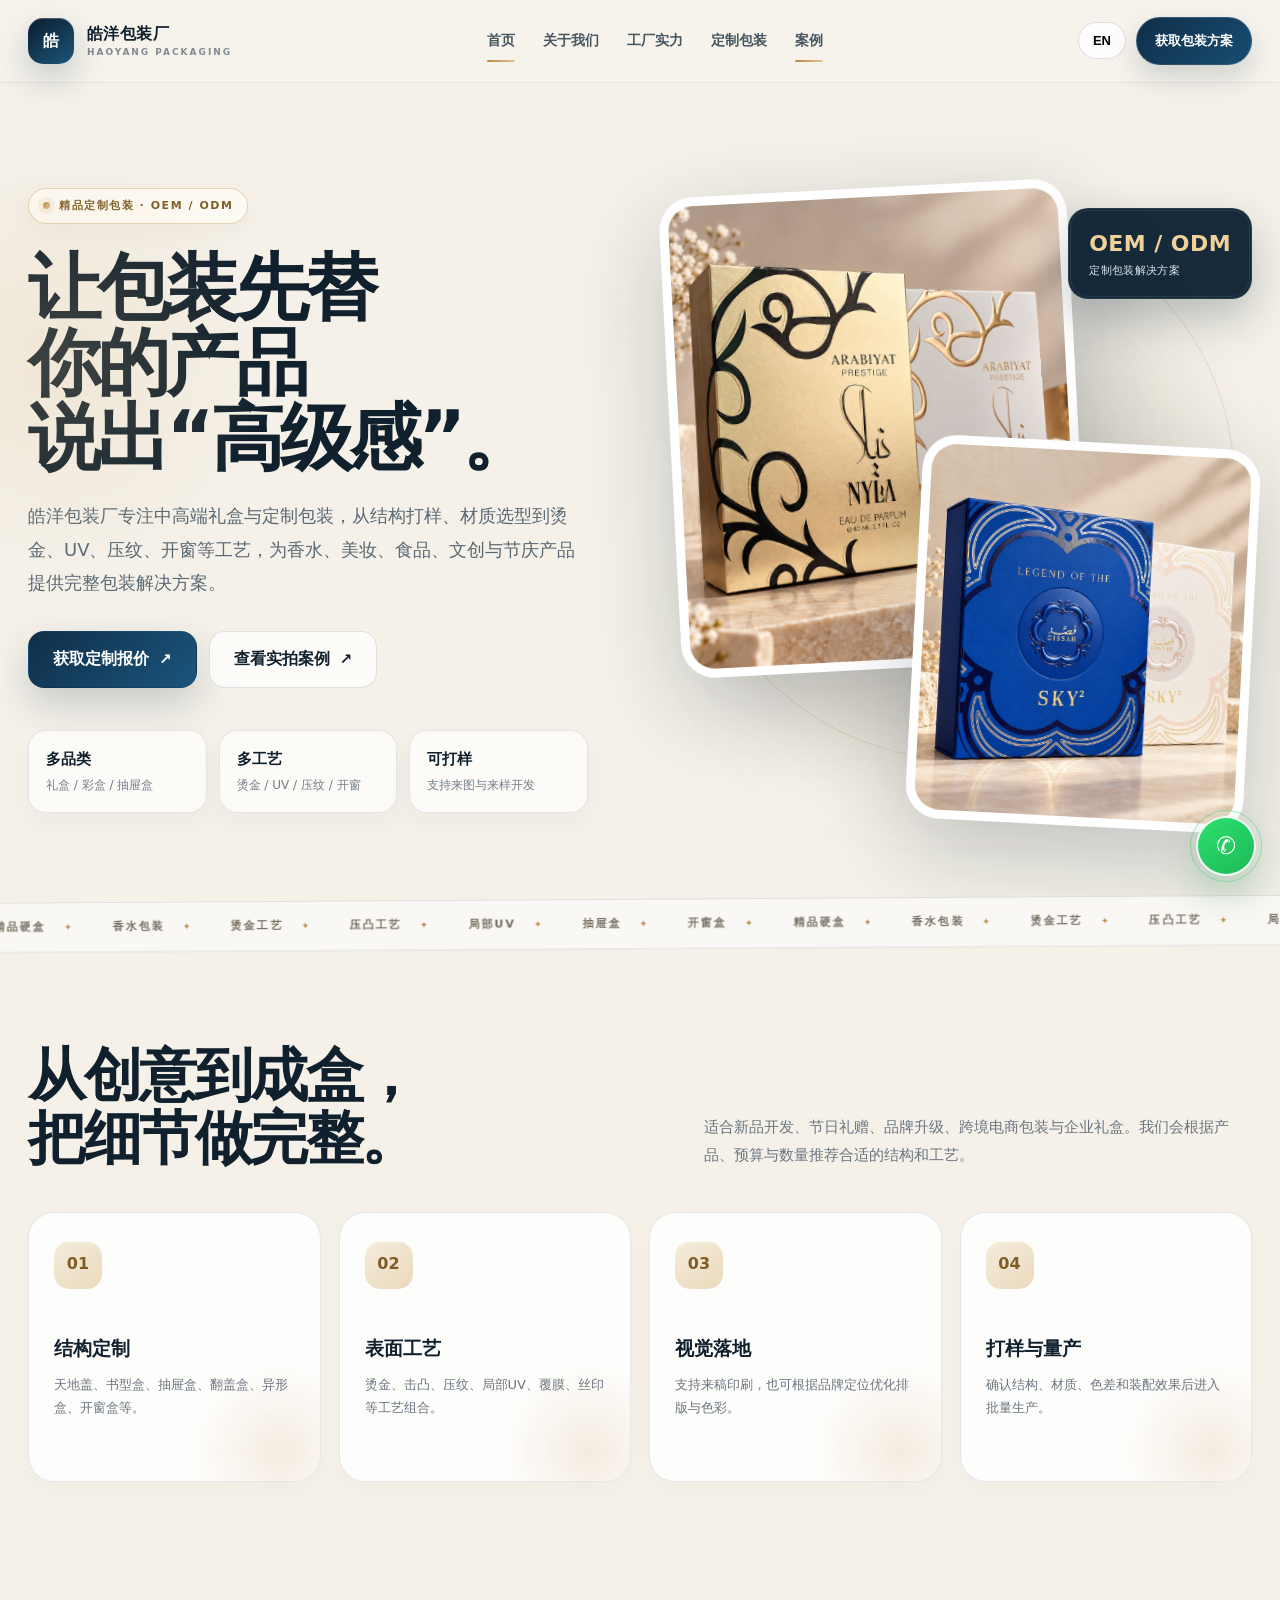
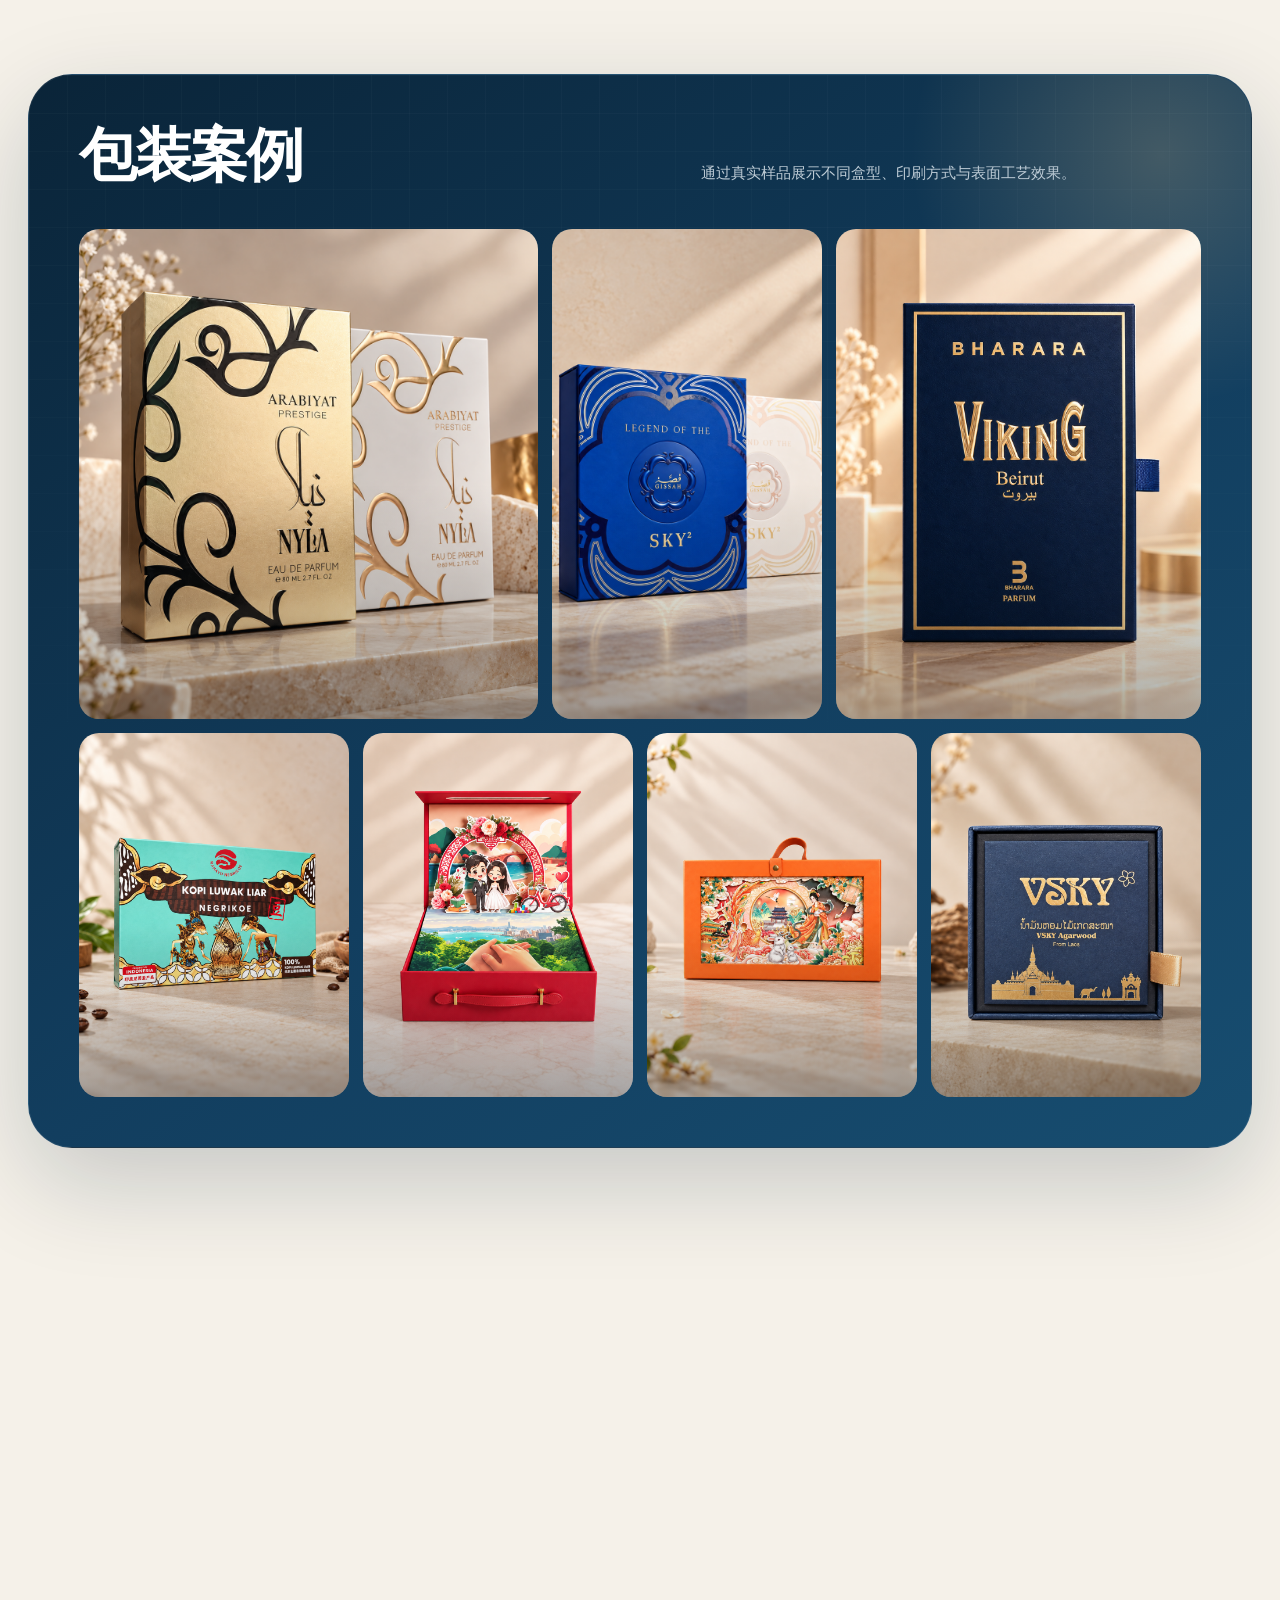
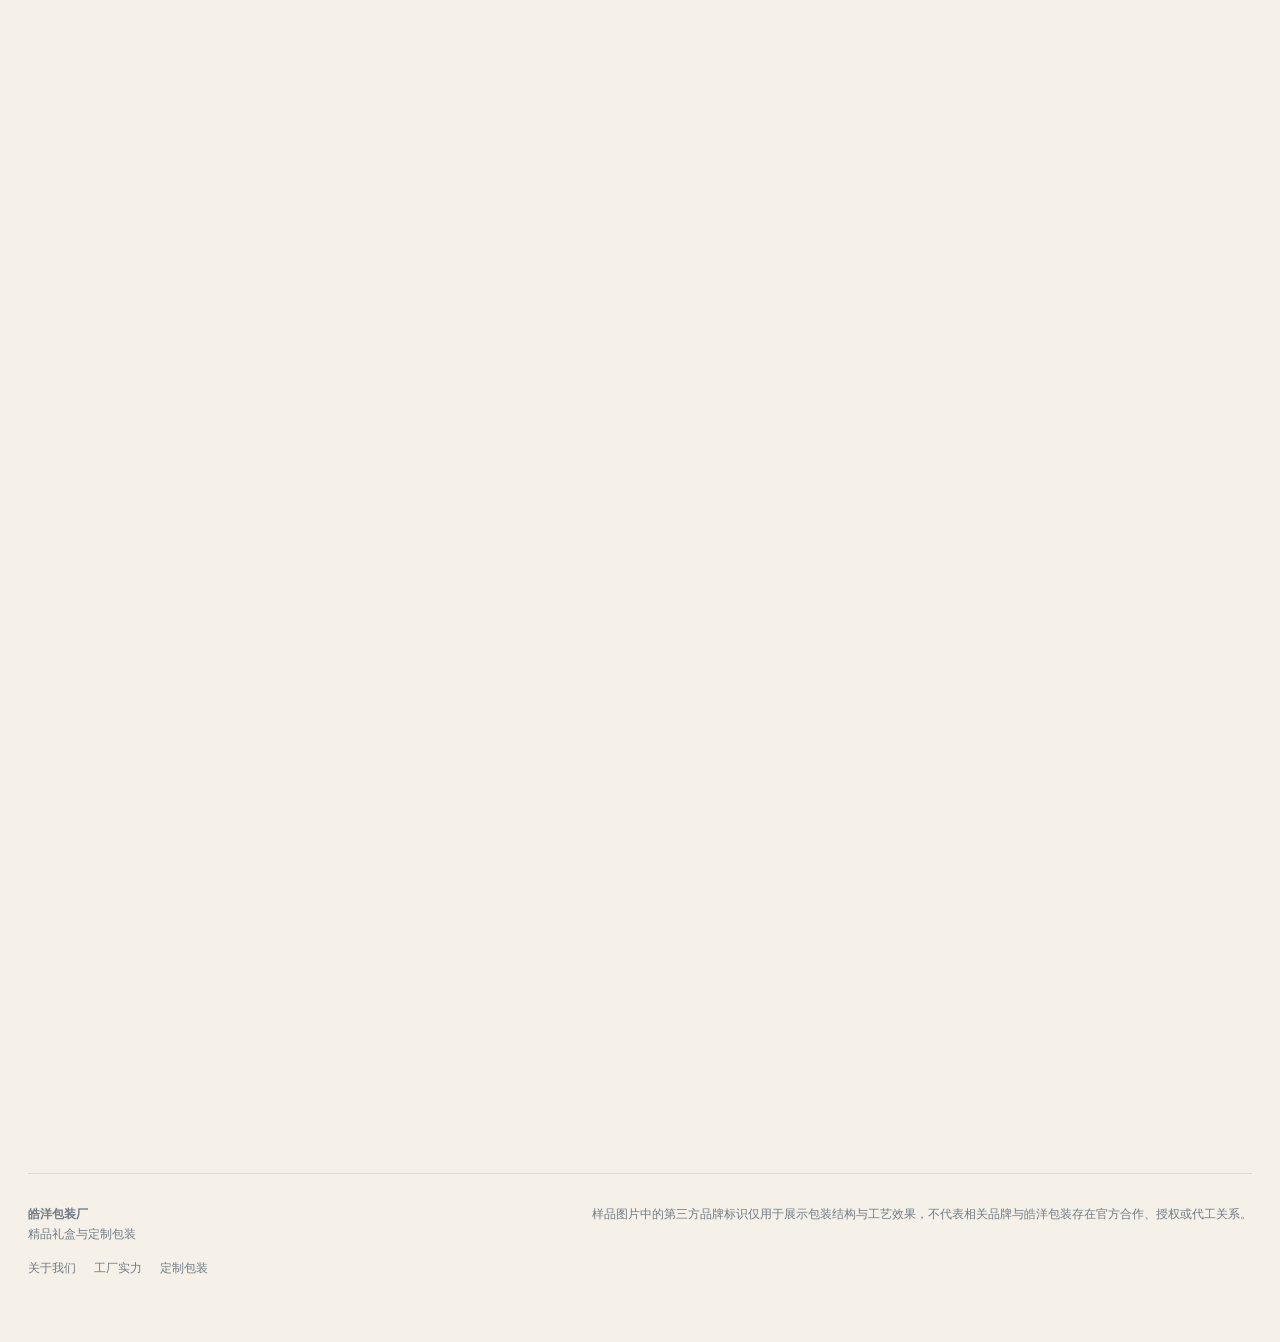
<file: index.html>
<!DOCTYPE html><html lang="zh-CN"><head><meta charset="UTF-8"><meta name="viewport" content="width=device-width,initial-scale=1"><title data-zh="皓洋包装厂 | 定制礼盒与精品包装制造商" data-en="Haoyang Packaging | Custom Gift Boxes & Premium Packaging Manufacturer">皓洋包装厂 | 定制礼盒与精品包装制造商</title><meta name="description" data-content-zh="皓洋包装厂提供定制礼盒、香水包装、食品包装及 OEM/ODM 包装解决方案，支持打样、烫金、压纹、局部UV及批量生产。" data-content-en="Custom gift boxes, perfume packaging, food packaging and OEM/ODM packaging solutions from Haoyang Packaging. Sampling, foil stamping, embossing, UV and mass production support." content="皓洋包装厂提供定制礼盒、香水包装、食品包装及 OEM/ODM 包装解决方案，支持打样、烫金、压纹、局部UV及批量生产。"><meta name="robots" content="index,follow,max-image-preview:large"><link rel="canonical" href="https://YOUR-DOMAIN.com/"><meta property="og:type" content="website"><meta property="og:title" data-content-zh="皓洋包装厂 | 定制礼盒与精品包装制造商" data-content-en="Haoyang Packaging | Custom Gift Boxes & Premium Packaging Manufacturer" content="皓洋包装厂 | 定制礼盒与精品包装制造商"><meta property="og:description" data-content-zh="从结构打样、材质选型到印刷与表面工艺，为品牌提供完整的定制包装解决方案。" data-content-en="From structural sampling and material selection to printing and finishing, we provide complete custom packaging solutions for brands." content="从结构打样、材质选型到印刷与表面工艺，为品牌提供完整的定制包装解决方案。"><meta property="og:image" content="assets/nyla-gold-white.jpg"><link rel="stylesheet" href="styles.css"><script type="application/ld+json">{"@context":"https://schema.org","@type":"Organization","name":"Haoyang Packaging","alternateName":"皓洋包装厂","url":"https://YOUR-DOMAIN.com","email":"YOUR_EMAIL@example.com","sameAs":[]}</script></head><body><nav class="nav"><div class="container nav-inner"><a class="brand" href="index.html"><span class="mark">皓</span><span><span data-common="brand">皓洋包装厂</span><small>HAOYANG PACKAGING</small></span></a><div class="nav-links"><a href="index.html" data-common="home">首页</a><a href="about.html" data-common="about">关于我们</a><a href="factory.html" data-common="factory">工厂实力</a><a href="custom-packaging.html" data-common="custom">定制包装</a><a href="index.html#gallery" data-common="cases">案例</a></div><div class="nav-actions"><button class="lang-toggle" id="langToggle">EN</button><a class="pill" href="index.html#contact" data-common="cta">获取包装方案</a></div></div></nav>
<main>
<section class="hero"><div class="container hero-grid"><div class="reveal"><span class="eyebrow" data-zh="精品定制包装 · OEM / ODM" data-en="PREMIUM CUSTOM PACKAGING · OEM / ODM">精品定制包装 · OEM / ODM</span><h1 data-zh="让包装先替你的产品<br>说出“高级感”。" data-en="Let your packaging create<br>a premium first impression.">让包装先替你的产品<br>说出“高级感”。</h1><p data-zh="皓洋包装厂专注中高端礼盒与定制包装，从结构打样、材质选型到烫金、UV、压纹、开窗等工艺，为香水、美妆、食品、文创与节庆产品提供完整包装解决方案。" data-en="Haoyang Packaging specializes in premium gift boxes and custom packaging. From structural sampling and material selection to foil stamping, UV, embossing and window solutions, we support perfume, beauty, food, creative and seasonal products with complete packaging solutions.">皓洋包装厂专注中高端礼盒与定制包装，从结构打样、材质选型到烫金、UV、压纹、开窗等工艺，为香水、美妆、食品、文创与节庆产品提供完整包装解决方案。</p><div class="hero-actions"><a class="btn btn-primary" href="#contact" data-zh="获取定制报价" data-en="Get a Custom Quote">获取定制报价</a><a class="btn btn-ghost" href="#gallery" data-zh="查看实拍案例" data-en="View Real Samples">查看实拍案例</a></div><div class="hero-note"><div data-zh="<b>多品类</b>礼盒 / 彩盒 / 抽屉盒" data-en="<b>Multiple Types</b>Gift boxes / Folding cartons / Drawer boxes"><b>多品类</b>礼盒 / 彩盒 / 抽屉盒</div><div data-zh="<b>多工艺</b>烫金 / UV / 压纹 / 开窗" data-en="<b>Multiple Finishes</b>Foil / UV / Embossing / Windows"><b>多工艺</b>烫金 / UV / 压纹 / 开窗</div><div data-zh="<b>可打样</b>支持来图与来样开发" data-en="<b>Sampling</b>Develop from artwork or reference samples"><b>可打样</b>支持来图与来样开发</div></div></div><div class="hero-visual reveal"><div class="hero-orbit"></div><div class="hero-card one tilt"><img src="assets/nyla-gold-white.jpg" alt="custom perfume packaging" data-alt-zh="定制香水包装" data-alt-en="custom perfume packaging"></div><div class="hero-card two tilt floaty"><img src="assets/sky2-blue-angle.jpg" alt="premium rigid gift box" data-alt-zh="精品硬盒礼盒" data-alt-en="premium rigid gift box"></div><div class="hero-badge"><strong>OEM / ODM</strong><span data-zh="定制包装解决方案" data-en="Custom Packaging Solutions">定制包装解决方案</span></div></div></div></section>
<div class="marquee"><div class="marquee-track"><span data-zh="精品硬盒" data-en="RIGID BOXES">精品硬盒</span><span data-zh="香水包装" data-en="PERFUME PACKAGING">香水包装</span><span data-zh="烫金工艺" data-en="HOT FOIL">烫金工艺</span><span data-zh="压凸工艺" data-en="EMBOSSING">压凸工艺</span><span data-zh="局部UV" data-en="SPOT UV">局部UV</span><span data-zh="抽屉盒" data-en="DRAWER BOXES">抽屉盒</span><span data-zh="开窗盒" data-en="WINDOW BOXES">开窗盒</span><span data-zh="精品硬盒" data-en="RIGID BOXES">精品硬盒</span><span data-zh="香水包装" data-en="PERFUME PACKAGING">香水包装</span><span data-zh="烫金工艺" data-en="HOT FOIL">烫金工艺</span><span data-zh="压凸工艺" data-en="EMBOSSING">压凸工艺</span><span data-zh="局部UV" data-en="SPOT UV">局部UV</span><span data-zh="抽屉盒" data-en="DRAWER BOXES">抽屉盒</span><span data-zh="开窗盒" data-en="WINDOW BOXES">开窗盒</span></div></div>
<section><div class="container"><div class="section-head reveal"><h2 data-zh="从创意到成盒，<br>把细节做完整。" data-en="From concept to finished box,<br>we refine every detail.">从创意到成盒，<br>把细节做完整。</h2><p data-zh="适合新品开发、节日礼赠、品牌升级、跨境电商包装与企业礼盒。我们会根据产品、预算与数量推荐合适的结构和工艺。" data-en="Ideal for new product launches, seasonal gifting, brand upgrades, cross-border e-commerce and corporate gift packaging. We recommend suitable structures and finishes based on your product, budget and order quantity.">适合新品开发、节日礼赠、品牌升级、跨境电商包装与企业礼盒。我们会根据产品、预算与数量推荐合适的结构和工艺。</p></div><div class="services"><div class="service reveal"><div class="ico">01</div><h3 data-zh="结构定制" data-en="Structural Customization">结构定制</h3><p data-zh="天地盖、书型盒、抽屉盒、翻盖盒、异形盒、开窗盒等。" data-en="Lid-and-base boxes, book-style boxes, drawer boxes, flip-top boxes, shaped boxes, window boxes and more.">天地盖、书型盒、抽屉盒、翻盖盒、异形盒、开窗盒等。</p></div><div class="service reveal"><div class="ico">02</div><h3 data-zh="表面工艺" data-en="Finishing Options">表面工艺</h3><p data-zh="烫金、击凸、压纹、局部UV、覆膜、丝印等工艺组合。" data-en="Foil stamping, embossing, debossing, spot UV, lamination, screen printing and combined finishes.">烫金、击凸、压纹、局部UV、覆膜、丝印等工艺组合。</p></div><div class="service reveal"><div class="ico">03</div><h3 data-zh="视觉落地" data-en="Artwork & Visual Execution">视觉落地</h3><p data-zh="支持来稿印刷，也可根据品牌定位优化排版与色彩。" data-en="We can print from supplied artwork and help refine layout and color direction to match your brand positioning.">支持来稿印刷，也可根据品牌定位优化排版与色彩。</p></div><div class="service reveal"><div class="ico">04</div><h3 data-zh="打样与量产" data-en="Sampling & Mass Production">打样与量产</h3><p data-zh="确认结构、材质、色差和装配效果后进入批量生产。" data-en="Mass production begins after the structure, materials, color and assembly results are confirmed through sampling.">确认结构、材质、色差和装配效果后进入批量生产。</p></div></div></div></section>
<section id="gallery"><div class="container gallery-wrap reveal"><div class="section-head"><h2 data-zh="包装案例" data-en="Packaging Portfolio">包装案例</h2><p data-zh="通过真实样品展示不同盒型、印刷方式与表面工艺效果。" data-en="Real samples showcasing different structures, printing methods and finishing effects.">通过真实样品展示不同盒型、印刷方式与表面工艺效果。</p></div><div class="gallery"><div class="shot"><img src="assets/nyla-gold-white.jpg" alt="perfume box" data-alt-zh="香水包装盒" data-alt-en="perfume box"></div><div class="shot"><img src="assets/sky2-blue-front.jpg" alt="blue rigid box" data-alt-zh="蓝色精品硬盒" data-alt-en="blue rigid box"></div><div class="shot"><img src="assets/viking-red.jpg" alt="red gift box" data-alt-zh="红色礼盒" data-alt-en="red gift box"></div><div class="shot"><img src="assets/coffee-indonesia.jpg" alt="coffee packaging" data-alt-zh="咖啡包装" data-alt-en="coffee packaging"></div><div class="shot"><img src="assets/wedding-open.jpg" alt="wedding gift box" data-alt-zh="婚庆礼盒" data-alt-en="wedding gift box"></div><div class="shot"><img src="assets/orange-art.jpg" alt="creative gift packaging" data-alt-zh="创意礼品包装" data-alt-en="creative gift packaging"></div><div class="shot"><img src="assets/agarwood-small.jpg" alt="agarwood box" data-alt-zh="香品礼盒" data-alt-en="agarwood box"></div></div></div></section>
<section><div class="container cards3"><a class="feature-card reveal" href="about.html"><img src="assets/agarwood-teal.jpg" alt="About Haoyang" data-alt-zh="关于皓洋包装" data-alt-en="About Haoyang"><h3 data-zh="关于我们" data-en="About Us">关于我们</h3><p data-zh="了解皓洋包装的业务定位、服务理念与合作方式。" data-en="Learn about Haoyang Packaging, our service approach and how we work with clients.">了解皓洋包装的业务定位、服务理念与合作方式。</p></a><a class="feature-card reveal" href="factory.html"><img src="assets/yiwupay-blue.jpg" alt="factory capabilities" data-alt-zh="工厂生产能力" data-alt-en="factory capabilities"><h3 data-zh="工厂实力" data-en="Factory">工厂实力</h3><p data-zh="查看打样、印刷、表面工艺、装配与质量控制能力。" data-en="Explore our sampling, printing, finishing, assembly and quality-control capabilities.">查看打样、印刷、表面工艺、装配与质量控制能力。</p></a><a class="feature-card reveal" href="custom-packaging.html"><img src="assets/loccitane-floral.jpg" alt="custom packaging" data-alt-zh="定制包装" data-alt-en="custom packaging"><h3 data-zh="定制包装" data-en="Custom Packaging">定制包装</h3><p data-zh="按产品尺寸、品牌风格、预算与采购量定制包装方案。" data-en="Develop packaging around your product size, brand style, budget and order quantity.">按产品尺寸、品牌风格、预算与采购量定制包装方案。</p></a></div></section>
<section id="contact"><div class="container quote reveal"><div><span class="eyebrow" data-zh="快速询价" data-en="QUICK QUOTE">快速询价</span><h2 data-zh="告诉我们产品与数量，<br>开始你的包装项目。" data-en="Tell us about your product and quantity,<br>and start your packaging project.">告诉我们产品与数量，<br>开始你的包装项目。</h2><p data-zh="填写右侧表单后可发送至指定业务邮箱。海外客户也可以直接通过 WhatsApp 联系。" data-en="Complete the form to send your inquiry to our business email. Overseas clients can also contact us directly via WhatsApp.">填写右侧表单后可发送至指定业务邮箱。海外客户也可以直接通过 WhatsApp 联系。</p><div class="contact-list"><a data-email href="#"><b data-zh="邮箱" data-en="Email">邮箱</b><span>YOUR_EMAIL@example.com</span></a><a data-phone href="#"><b data-zh="电话" data-en="Phone">电话</b><span>YOUR_PHONE_NUMBER</span></a><div><b data-zh="微信" data-en="WeChat">微信</b><span data-wechat>YOUR_WECHAT_ID</span></div><div><b data-zh="地址" data-en="Address">地址</b><span data-address>请填写真实地址</span></div></div></div><form id="quoteForm" method="POST"><input type="hidden" name="_subject" value="来自皓洋包装官网的新询价" data-value-zh="来自皓洋包装官网的新询价" data-value-en="New Inquiry - Haoyang Packaging Website"><input type="hidden" name="_captcha" value="false"><div><label><span data-zh="姓名 / 公司" data-en="Name / Company">姓名 / 公司</span><input name="name" required></label></div><div><label><span data-zh="邮箱 / WhatsApp" data-en="Email / WhatsApp">邮箱 / WhatsApp</span><input name="contact" required></label></div><div><label><span data-zh="包装类型" data-en="Packaging Type">包装类型</span><select name="category"><option data-zh="香水 / 美妆盒" data-en="Perfume / Beauty Box">香水 / 美妆盒</option><option data-zh="食品 / 茶叶包装" data-en="Food / Tea Packaging">食品 / 茶叶包装</option><option data-zh="礼品盒" data-en="Gift Box">礼品盒</option><option data-zh="企业定制包装" data-en="Corporate Packaging">企业定制包装</option><option data-zh="其他" data-en="Other">其他</option></select></label></div><div><label><span data-zh="预计数量" data-en="Estimated Quantity">预计数量</span><input name="quantity" placeholder="例如：1000 个" data-placeholder-zh="例如：1000 个" data-placeholder-en="e.g. 1000 pcs"></label></div><div class="full"><label><span data-zh="项目需求" data-en="Project Details">项目需求</span><textarea name="message" placeholder="尺寸、材质、工艺、目标价格、交期等..." data-placeholder-zh="尺寸、材质、工艺、目标价格、交期等..." data-placeholder-en="Size, material, finish, target price, delivery date..."></textarea></label></div><button class="submit full" type="submit" data-zh="提交询价" data-en="Submit Inquiry">提交询价</button><div class="fine full" data-zh="首次使用 FormSubmit 时，收件邮箱会收到一次验证邮件，确认后表单即可正常收件。" data-en="When FormSubmit is used for the first time, the receiving email address will get a verification message. Confirm it once to activate form delivery.">首次使用 FormSubmit 时，收件邮箱会收到一次验证邮件，确认后表单即可正常收件。</div></form></div></section>
</main><div class="modal" id="modal"><button class="close">×</button><img id="modalImg" alt="preview" data-alt-zh="图片预览" data-alt-en="preview"></div><footer><div class="container footer-grid"><div><strong data-common="brand">皓洋包装厂</strong><br><span data-common="footer">精品礼盒与定制包装</span><div class="footer-links"><a href="about.html" data-common="about">关于我们</a><a href="factory.html" data-common="factory">工厂实力</a><a href="custom-packaging.html" data-common="custom">定制包装</a></div></div><div class="disclaimer" data-zh="样品图片中的第三方品牌标识仅用于展示包装结构与工艺效果，不代表相关品牌与皓洋包装存在官方合作、授权或代工关系。" data-en="Third-party brand marks shown in sample images are presented only to demonstrate packaging structures and finishing effects and do not imply official cooperation, authorization or manufacturing relationships with Haoyang Packaging.">样品图片中的第三方品牌标识仅用于展示包装结构与工艺效果，不代表相关品牌与皓洋包装存在官方合作、授权或代工关系。</div></div></footer><a class="whatsapp" data-whatsapp href="#contact" aria-label="WhatsApp">✆</a><script src="site-config.js"></script><script src="main.js"></script></body></html>
</file>
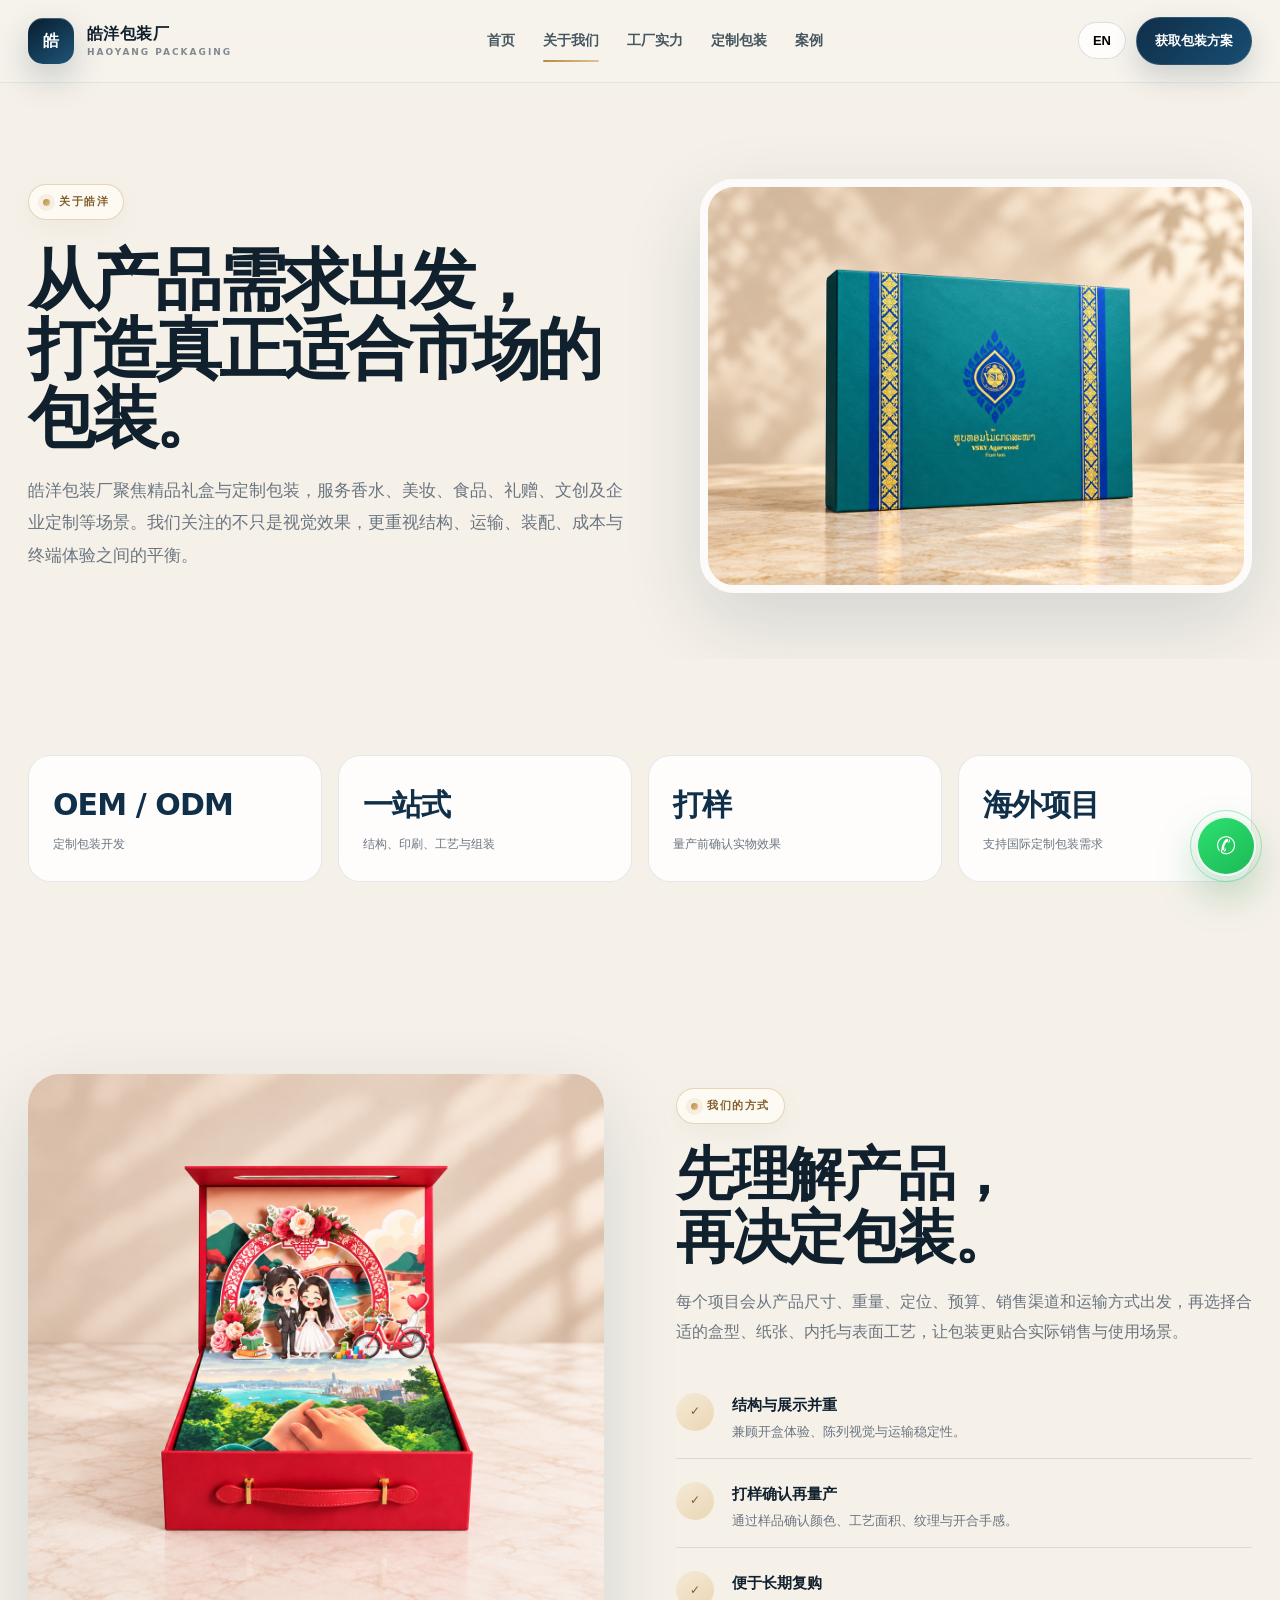
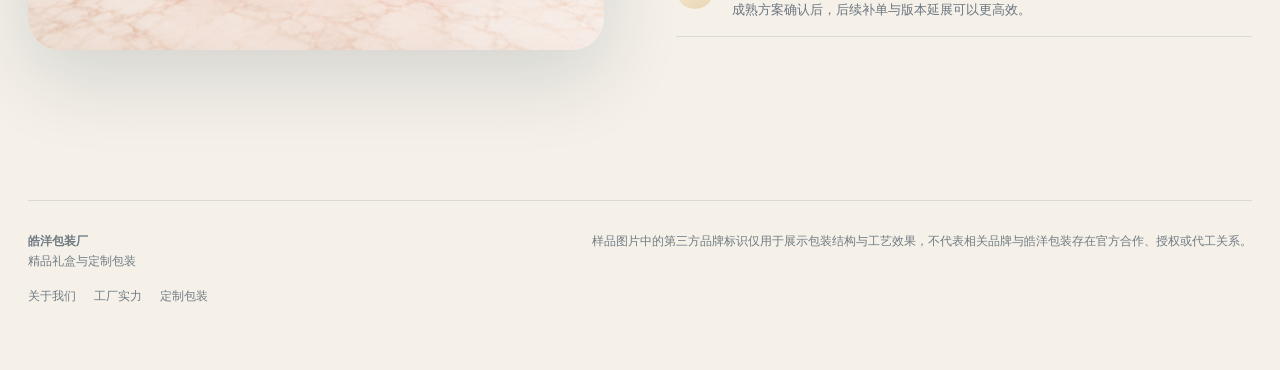
<file: about.html>
<!DOCTYPE html><html lang="zh-CN"><head><meta charset="UTF-8"><meta name="viewport" content="width=device-width,initial-scale=1"><title data-zh="关于皓洋包装 | 定制包装制造商" data-en="About Haoyang Packaging | Custom Packaging Manufacturer">关于皓洋包装 | 定制包装制造商</title><meta name="description" data-content-zh="了解皓洋包装的定制包装理念、服务范围与质量导向的项目流程。" data-content-en="Learn about Haoyang Packaging, our custom packaging approach, service scope and quality-focused workflow." content="了解皓洋包装的定制包装理念、服务范围与质量导向的项目流程。"><meta name="robots" content="index,follow,max-image-preview:large"><link rel="canonical" href="https://YOUR-DOMAIN.com/about.html"><meta property="og:type" content="website"><meta property="og:title" data-content-zh="关于皓洋包装 | 定制包装制造商" data-content-en="About Haoyang Packaging | Custom Packaging Manufacturer" content="关于皓洋包装 | 定制包装制造商"><meta property="og:description" data-content-zh="了解皓洋包装的业务定位、定制思路、服务范围与质量管理方式。" data-content-en="Learn about Haoyang Packaging, our custom packaging approach, service scope and quality-focused workflow." content="了解皓洋包装的业务定位、定制思路、服务范围与质量管理方式。"><meta property="og:image" content="assets/nyla-gold-white.jpg"><link rel="stylesheet" href="styles.css"><script type="application/ld+json">{"@context":"https://schema.org","@type":"Organization","name":"Haoyang Packaging","alternateName":"皓洋包装厂","url":"https://YOUR-DOMAIN.com","email":"YOUR_EMAIL@example.com","sameAs":[]}</script></head><body><nav class="nav"><div class="container nav-inner"><a class="brand" href="index.html"><span class="mark">皓</span><span><span data-common="brand">皓洋包装厂</span><small>HAOYANG PACKAGING</small></span></a><div class="nav-links"><a href="index.html" data-common="home">首页</a><a href="about.html" data-common="about">关于我们</a><a href="factory.html" data-common="factory">工厂实力</a><a href="custom-packaging.html" data-common="custom">定制包装</a><a href="index.html#gallery" data-common="cases">案例</a></div><div class="nav-actions"><button class="lang-toggle" id="langToggle">EN</button><a class="pill" href="index.html#contact" data-common="cta">获取包装方案</a></div></div></nav>
<main><section class="page-hero"><div class="container inner"><div class="reveal"><span class="eyebrow" data-zh="关于皓洋" data-en="ABOUT HAOYANG">关于皓洋</span><h1 data-zh="从产品需求出发，<br>打造真正适合市场的包装。" data-en="Built around your product,<br>designed for the market.">从产品需求出发，<br>打造真正适合市场的包装。</h1><p data-zh="皓洋包装厂聚焦精品礼盒与定制包装，服务香水、美妆、食品、礼赠、文创及企业定制等场景。我们关注的不只是视觉效果，更重视结构、运输、装配、成本与终端体验之间的平衡。" data-en="Haoyang Packaging focuses on premium gift boxes and custom packaging for perfume, beauty, food, gifting, creative products and corporate projects. Beyond visual presentation, we balance structure, transport, assembly, cost and the final unboxing experience.">皓洋包装厂聚焦精品礼盒与定制包装，服务香水、美妆、食品、礼赠、文创及企业定制等场景。我们关注的不只是视觉效果，更重视结构、运输、装配、成本与终端体验之间的平衡。</p></div><img class="reveal" src="assets/agarwood-teal.jpg" alt="Haoyang Packaging sample" data-alt-zh="皓洋包装样品" data-alt-en="Haoyang Packaging sample"></div></section><section><div class="container stat-grid"><div class="stat reveal"><strong>OEM / ODM</strong><span data-zh="定制包装开发" data-en="Custom packaging development">定制包装开发</span></div><div class="stat reveal"><strong data-zh="一站式" data-en="1-stop">一站式</strong><span data-zh="结构、印刷、工艺与组装" data-en="Structure, print, finishing and assembly">结构、印刷、工艺与组装</span></div><div class="stat reveal"><strong data-zh="打样" data-en="Sample">打样</strong><span data-zh="量产前确认实物效果" data-en="Prototype before mass production">量产前确认实物效果</span></div><div class="stat reveal"><strong data-zh="海外项目" data-en="Global">海外项目</strong><span data-zh="支持国际定制包装需求" data-en="Support for overseas packaging projects">支持国际定制包装需求</span></div></div></section><section><div class="container split"><img class="reveal" src="assets/wedding-open.jpg" alt="custom gift box" data-alt-zh="定制礼盒" data-alt-en="custom gift box"><div class="reveal"><span class="eyebrow" data-zh="我们的方式" data-en="OUR APPROACH">我们的方式</span><h2 data-zh="先理解产品，再决定包装。" data-en="Understand the product before defining the packaging.">先理解产品，再决定包装。</h2><p data-zh="每个项目会从产品尺寸、重量、定位、预算、销售渠道和运输方式出发，再选择合适的盒型、纸张、内托与表面工艺，让包装更贴合实际销售与使用场景。" data-en="Each project starts with product size, weight, positioning, budget, sales channel and shipping method. We then select the right box structure, paper, insert and finishing options to fit real sales and usage scenarios.">每个项目会从产品尺寸、重量、定位、预算、销售渠道和运输方式出发，再选择合适的盒型、纸张、内托与表面工艺，让包装更贴合实际销售与使用场景。</p><div class="ticks"><div class="tick"><span>✓</span><div><h4 data-zh="结构与展示并重" data-en="Structure Meets Presentation">结构与展示并重</h4><p data-zh="兼顾开盒体验、陈列视觉与运输稳定性。" data-en="Balance unboxing experience, shelf presentation and shipping stability.">兼顾开盒体验、陈列视觉与运输稳定性。</p></div></div><div class="tick"><span>✓</span><div><h4 data-zh="打样确认再量产" data-en="Sample Before Mass Production">打样确认再量产</h4><p data-zh="通过样品确认颜色、工艺面积、纹理与开合手感。" data-en="Confirm color, finishing area, texture and opening experience through physical samples.">通过样品确认颜色、工艺面积、纹理与开合手感。</p></div></div><div class="tick"><span>✓</span><div><h4 data-zh="便于长期复购" data-en="Built for Repeat Orders">便于长期复购</h4><p data-zh="成熟方案确认后，后续补单与版本延展可以更高效。" data-en="Once the specification is established, repeat orders and future extensions can move more efficiently.">成熟方案确认后，后续补单与版本延展可以更高效。</p></div></div></div></div></div></section></main><footer><div class="container footer-grid"><div><strong data-common="brand">皓洋包装厂</strong><br><span data-common="footer">精品礼盒与定制包装</span><div class="footer-links"><a href="about.html" data-common="about">关于我们</a><a href="factory.html" data-common="factory">工厂实力</a><a href="custom-packaging.html" data-common="custom">定制包装</a></div></div><div class="disclaimer" data-zh="样品图片中的第三方品牌标识仅用于展示包装结构与工艺效果，不代表相关品牌与皓洋包装存在官方合作、授权或代工关系。" data-en="Third-party brand marks shown in sample images are presented only to demonstrate packaging structures and finishing effects and do not imply official cooperation, authorization or manufacturing relationships with Haoyang Packaging.">样品图片中的第三方品牌标识仅用于展示包装结构与工艺效果，不代表相关品牌与皓洋包装存在官方合作、授权或代工关系。</div></div></footer><a class="whatsapp" data-whatsapp href="#contact" aria-label="WhatsApp">✆</a><script src="site-config.js"></script><script src="main.js"></script></body></html>
</file>
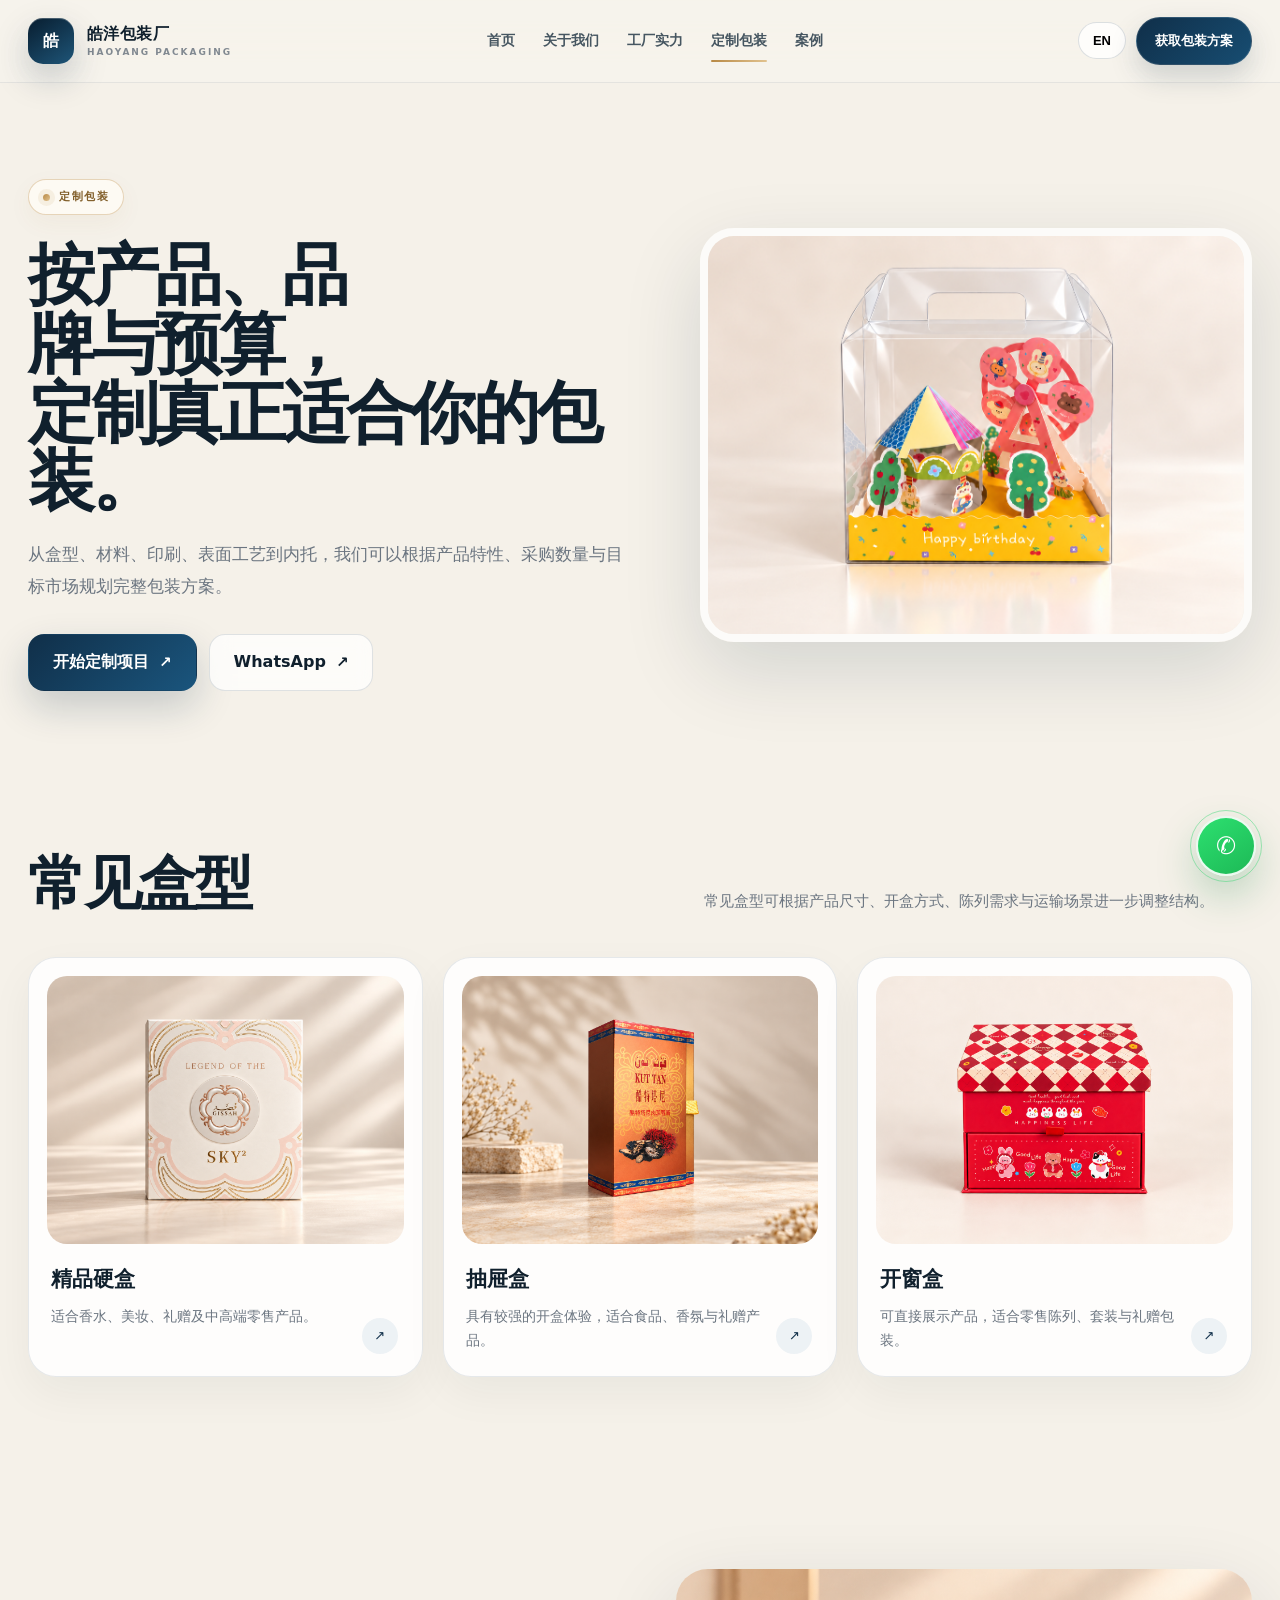
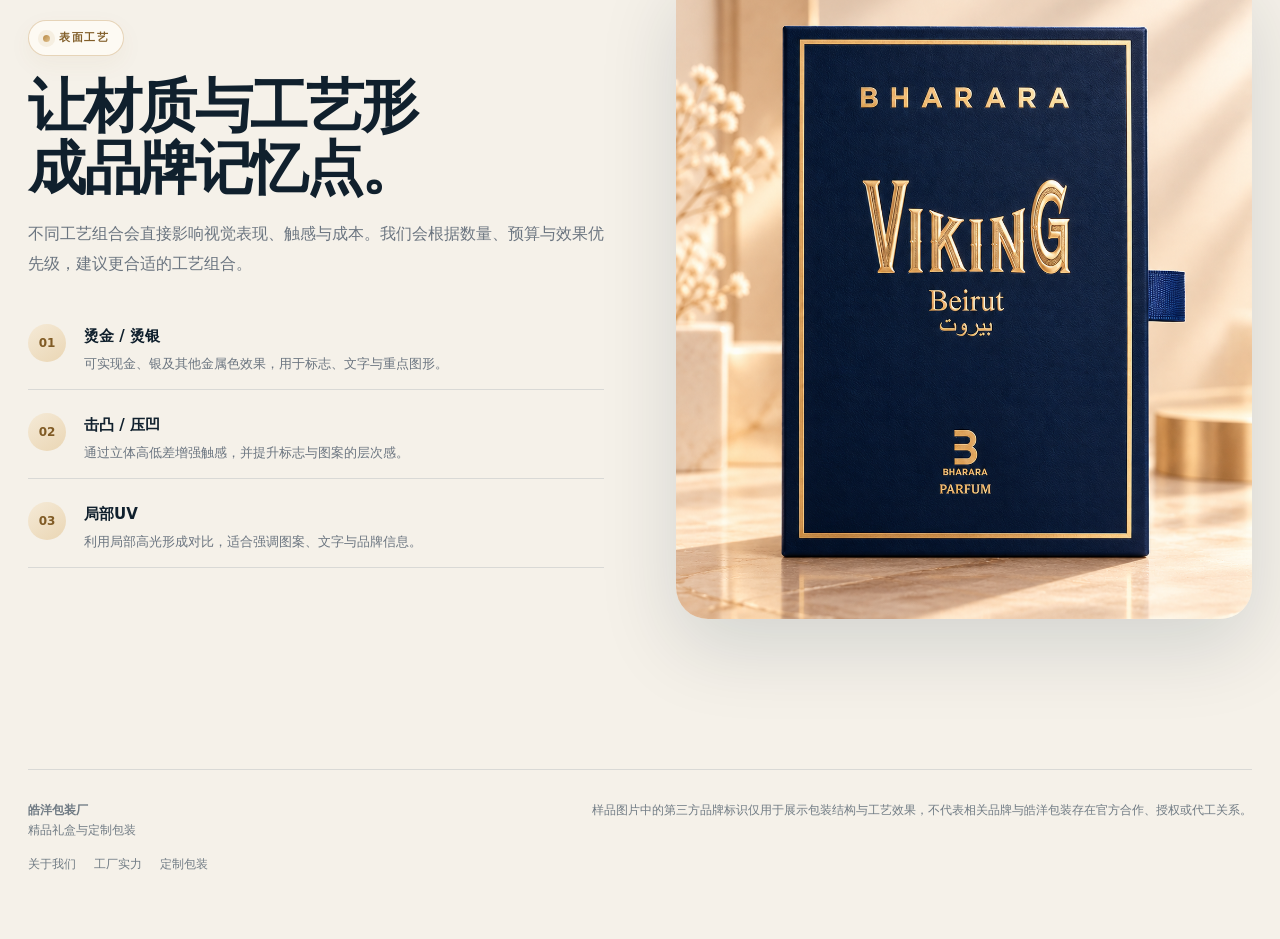
<file: custom-packaging.html>
<!DOCTYPE html><html lang="zh-CN"><head><meta charset="UTF-8"><meta name="viewport" content="width=device-width,initial-scale=1"><title data-zh="定制包装方案 | 精品硬盒、香水盒与礼品盒" data-en="Custom Packaging Solutions | Rigid Boxes, Perfume Boxes, Gift Boxes">定制包装方案 | 精品硬盒、香水盒与礼品盒</title><meta name="description" data-content-zh="皓洋包装提供精品硬盒、香水盒、抽屉盒、开窗盒、礼品包装及多种表面工艺的定制包装解决方案。" data-content-en="Custom packaging solutions from Haoyang Packaging: rigid boxes, perfume boxes, drawer boxes, window boxes, gift packaging and premium finishing." content="皓洋包装提供精品硬盒、香水盒、抽屉盒、开窗盒、礼品包装及多种表面工艺的定制包装解决方案。"><meta name="robots" content="index,follow,max-image-preview:large"><link rel="canonical" href="https://YOUR-DOMAIN.com/custom-packaging.html"><meta property="og:type" content="website"><meta property="og:title" data-content-zh="定制包装方案 | 精品硬盒、香水盒与礼品盒" data-content-en="Custom Packaging Solutions | Rigid Boxes, Perfume Boxes, Gift Boxes" content="定制包装方案 | 精品硬盒、香水盒与礼品盒"><meta property="og:description" data-content-zh="按产品、品牌、预算与采购量规划盒型、材料、印刷、表面工艺与内托方案。" data-content-en="Plan box structures, materials, printing, finishing and inserts around your product, brand, budget and order quantity." content="按产品、品牌、预算与采购量规划盒型、材料、印刷、表面工艺与内托方案。"><meta property="og:image" content="assets/nyla-gold-white.jpg"><link rel="stylesheet" href="styles.css"><script type="application/ld+json">{"@context":"https://schema.org","@type":"Organization","name":"Haoyang Packaging","alternateName":"皓洋包装厂","url":"https://YOUR-DOMAIN.com","email":"YOUR_EMAIL@example.com","sameAs":[]}</script></head><body><nav class="nav"><div class="container nav-inner"><a class="brand" href="index.html"><span class="mark">皓</span><span><span data-common="brand">皓洋包装厂</span><small>HAOYANG PACKAGING</small></span></a><div class="nav-links"><a href="index.html" data-common="home">首页</a><a href="about.html" data-common="about">关于我们</a><a href="factory.html" data-common="factory">工厂实力</a><a href="custom-packaging.html" data-common="custom">定制包装</a><a href="index.html#gallery" data-common="cases">案例</a></div><div class="nav-actions"><button class="lang-toggle" id="langToggle">EN</button><a class="pill" href="index.html#contact" data-common="cta">获取包装方案</a></div></div></nav>
<main><section class="page-hero"><div class="container inner"><div class="reveal"><span class="eyebrow" data-zh="定制包装" data-en="CUSTOM PACKAGING">定制包装</span><h1 data-zh="按产品、品牌与预算，<br>定制真正适合你的包装。" data-en="Custom packaging built around<br>your product, brand and budget.">按产品、品牌与预算，<br>定制真正适合你的包装。</h1><p data-zh="从盒型、材料、印刷、表面工艺到内托，我们可以根据产品特性、采购数量与目标市场规划完整包装方案。" data-en="From box structure, materials and printing to finishing and inserts, we can build a complete packaging solution around your product characteristics, order quantity and target market.">从盒型、材料、印刷、表面工艺到内托，我们可以根据产品特性、采购数量与目标市场规划完整包装方案。</p><div class="hero-actions"><a class="btn btn-primary" href="index.html#contact" data-zh="开始定制项目" data-en="Start Your Project">开始定制项目</a><a class="btn btn-ghost" data-whatsapp href="#">WhatsApp</a></div></div><img class="reveal" src="assets/loccitane-floral.jpg" alt="custom packaging" data-alt-zh="定制包装样品" data-alt-en="custom packaging"></div></section><section><div class="container"><div class="section-head reveal"><h2 data-zh="常见盒型" data-en="Popular Structures">常见盒型</h2><p data-zh="常见盒型可根据产品尺寸、开盒方式、陈列需求与运输场景进一步调整结构。" data-en="Popular structures can be further adjusted around product dimensions, opening style, display needs and shipping conditions.">常见盒型可根据产品尺寸、开盒方式、陈列需求与运输场景进一步调整结构。</p></div><div class="cards3"><div class="feature-card reveal"><img src="assets/sky2-white.jpg" alt="rigid box" data-alt-zh="精品硬盒" data-alt-en="rigid box"><h3 data-zh="精品硬盒" data-en="Rigid Gift Boxes">精品硬盒</h3><p data-zh="适合香水、美妆、礼赠及中高端零售产品。" data-en="Suitable for perfume, beauty, gifting and premium retail products.">适合香水、美妆、礼赠及中高端零售产品。</p></div><div class="feature-card reveal"><img src="assets/kuttan-brown.jpg" alt="drawer box" data-alt-zh="抽屉盒" data-alt-en="drawer box"><h3 data-zh="抽屉盒" data-en="Drawer Boxes">抽屉盒</h3><p data-zh="具有较强的开盒体验，适合食品、香氛与礼赠产品。" data-en="Offers a distinctive unboxing experience and works well for food, fragrance and gift products.">具有较强的开盒体验，适合食品、香氛与礼赠产品。</p></div><div class="feature-card reveal"><img src="assets/loccitane-window.jpg" alt="window box" data-alt-zh="开窗盒" data-alt-en="window box"><h3 data-zh="开窗盒" data-en="Window Boxes">开窗盒</h3><p data-zh="可直接展示产品，适合零售陈列、套装与礼赠包装。" data-en="Displays the product directly and suits retail presentation, sets and gift packaging.">可直接展示产品，适合零售陈列、套装与礼赠包装。</p></div></div></div></section><section><div class="container split"><div class="reveal"><span class="eyebrow" data-zh="表面工艺" data-en="FINISHING OPTIONS">表面工艺</span><h2 data-zh="让材质与工艺形成品牌记忆点。" data-en="Turn materials and finishes into memorable brand details.">让材质与工艺形成品牌记忆点。</h2><p data-zh="不同工艺组合会直接影响视觉表现、触感与成本。我们会根据数量、预算与效果优先级，建议更合适的工艺组合。" data-en="Different finish combinations directly affect visual impact, tactile feel and cost. We recommend suitable options based on quantity, budget and the effects that matter most to your project.">不同工艺组合会直接影响视觉表现、触感与成本。我们会根据数量、预算与效果优先级，建议更合适的工艺组合。</p><div class="ticks"><div class="tick"><span>01</span><div><h4 data-zh="烫金 / 烫银" data-en="Hot Foil">烫金 / 烫银</h4><p data-zh="可实现金、银及其他金属色效果，用于标志、文字与重点图形。" data-en="Create gold, silver and other metallic effects for logos, text and key graphic elements.">可实现金、银及其他金属色效果，用于标志、文字与重点图形。</p></div></div><div class="tick"><span>02</span><div><h4 data-zh="击凸 / 压凹" data-en="Emboss / Deboss">击凸 / 压凹</h4><p data-zh="通过立体高低差增强触感，并提升标志与图案的层次感。" data-en="Add tactile depth and dimensional hierarchy to logos and graphic details.">通过立体高低差增强触感，并提升标志与图案的层次感。</p></div></div><div class="tick"><span>03</span><div><h4 data-zh="局部UV" data-en="Spot UV">局部UV</h4><p data-zh="利用局部高光形成对比，适合强调图案、文字与品牌信息。" data-en="Use selective gloss contrast to highlight patterns, text and brand information.">利用局部高光形成对比，适合强调图案、文字与品牌信息。</p></div></div></div></div><img class="reveal" src="assets/viking-red.jpg" alt="premium finishing" data-alt-zh="精品包装表面工艺" data-alt-en="premium finishing"></div></section></main><footer><div class="container footer-grid"><div><strong data-common="brand">皓洋包装厂</strong><br><span data-common="footer">精品礼盒与定制包装</span><div class="footer-links"><a href="about.html" data-common="about">关于我们</a><a href="factory.html" data-common="factory">工厂实力</a><a href="custom-packaging.html" data-common="custom">定制包装</a></div></div><div class="disclaimer" data-zh="样品图片中的第三方品牌标识仅用于展示包装结构与工艺效果，不代表相关品牌与皓洋包装存在官方合作、授权或代工关系。" data-en="Third-party brand marks shown in sample images are presented only to demonstrate packaging structures and finishing effects and do not imply official cooperation, authorization or manufacturing relationships with Haoyang Packaging.">样品图片中的第三方品牌标识仅用于展示包装结构与工艺效果，不代表相关品牌与皓洋包装存在官方合作、授权或代工关系。</div></div></footer><a class="whatsapp" data-whatsapp href="#contact" aria-label="WhatsApp">✆</a><script src="site-config.js"></script><script src="main.js"></script></body></html>
</file>
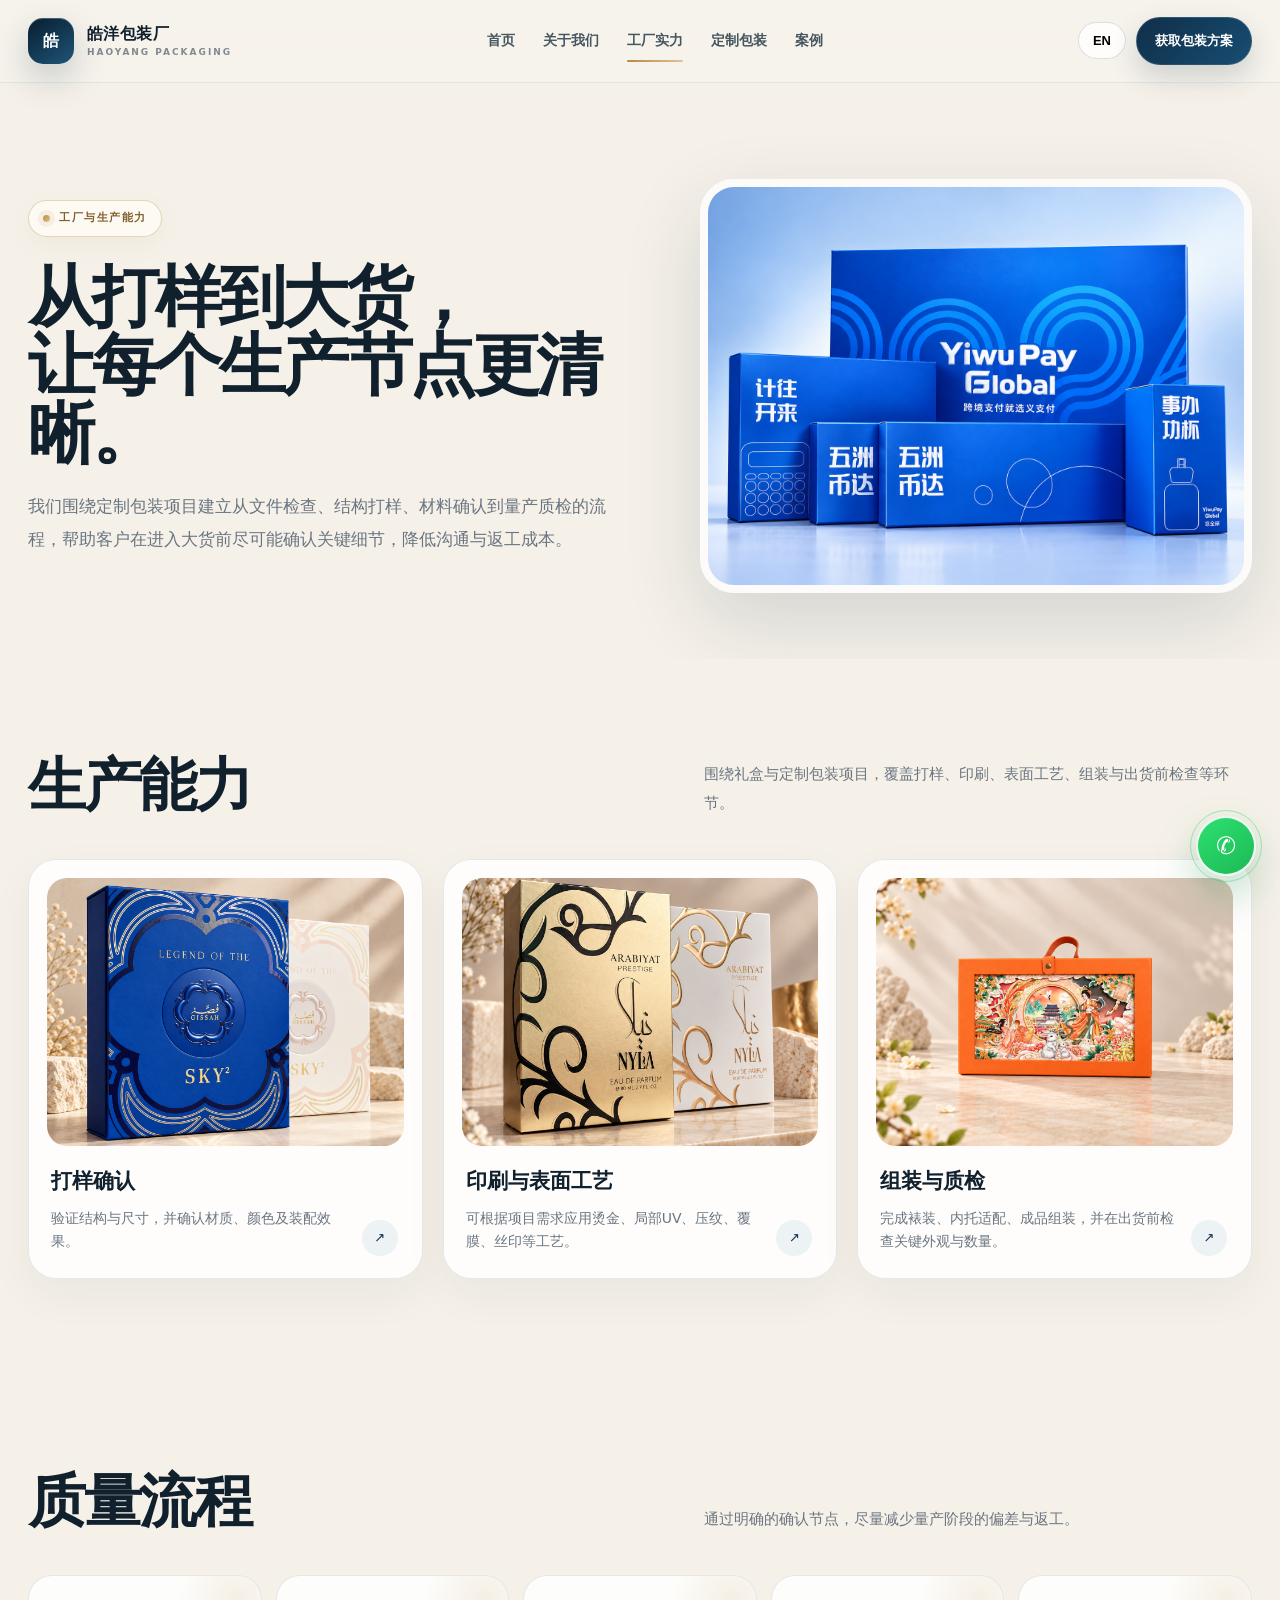
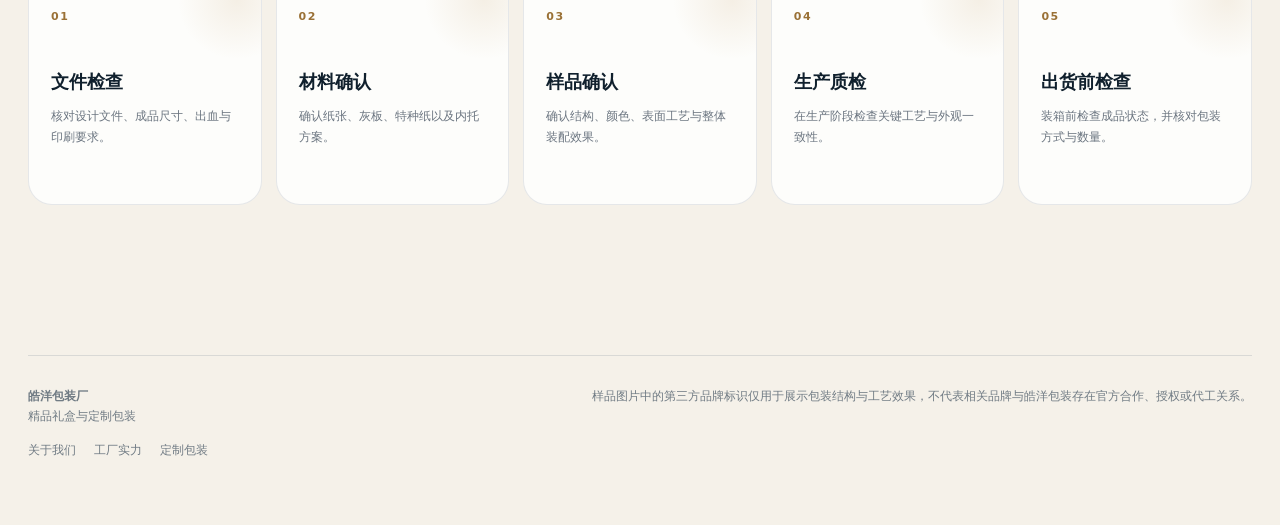
<file: factory.html>
<!DOCTYPE html><html lang="zh-CN"><head><meta charset="UTF-8"><meta name="viewport" content="width=device-width,initial-scale=1"><title data-zh="皓洋包装工厂 | 印刷、表面工艺与礼盒生产" data-en="Haoyang Packaging Factory | Printing, Finishing & Box Production">皓洋包装工厂 | 印刷、表面工艺与礼盒生产</title><meta name="description" data-content-zh="了解皓洋包装的打样、印刷、烫金、压纹、UV、组装与质量控制能力。" data-content-en="Explore Haoyang Packaging factory capabilities including sampling, printing, foil stamping, embossing, UV, assembly and quality control." content="了解皓洋包装的打样、印刷、烫金、压纹、UV、组装与质量控制能力。"><meta name="robots" content="index,follow,max-image-preview:large"><link rel="canonical" href="https://YOUR-DOMAIN.com/factory.html"><meta property="og:type" content="website"><meta property="og:title" data-content-zh="皓洋包装工厂 | 印刷、表面工艺与礼盒生产" data-content-en="Haoyang Packaging Factory | Printing, Finishing & Box Production" content="皓洋包装工厂 | 印刷、表面工艺与礼盒生产"><meta property="og:description" data-content-zh="从打样、印刷和表面工艺到组装与质检，了解皓洋包装的生产与质量管理流程。" data-content-en="Explore Haoyang Packaging factory capabilities including sampling, printing, foil stamping, embossing, UV, assembly and quality control." content="从打样、印刷和表面工艺到组装与质检，了解皓洋包装的生产与质量管理流程。"><meta property="og:image" content="assets/nyla-gold-white.jpg"><link rel="stylesheet" href="styles.css"><script type="application/ld+json">{"@context":"https://schema.org","@type":"Organization","name":"Haoyang Packaging","alternateName":"皓洋包装厂","url":"https://YOUR-DOMAIN.com","email":"YOUR_EMAIL@example.com","sameAs":[]}</script></head><body><nav class="nav"><div class="container nav-inner"><a class="brand" href="index.html"><span class="mark">皓</span><span><span data-common="brand">皓洋包装厂</span><small>HAOYANG PACKAGING</small></span></a><div class="nav-links"><a href="index.html" data-common="home">首页</a><a href="about.html" data-common="about">关于我们</a><a href="factory.html" data-common="factory">工厂实力</a><a href="custom-packaging.html" data-common="custom">定制包装</a><a href="index.html#gallery" data-common="cases">案例</a></div><div class="nav-actions"><button class="lang-toggle" id="langToggle">EN</button><a class="pill" href="index.html#contact" data-common="cta">获取包装方案</a></div></div></nav>
<main><section class="page-hero"><div class="container inner"><div class="reveal"><span class="eyebrow" data-zh="工厂与生产能力" data-en="FACTORY & CAPABILITIES">工厂与生产能力</span><h1 data-zh="从打样到大货，<br>让每个生产节点更清晰。" data-en="From sampling to mass production,<br>every key step stays clear.">从打样到大货，<br>让每个生产节点更清晰。</h1><p data-zh="我们围绕定制包装项目建立从文件检查、结构打样、材料确认到量产质检的流程，帮助客户在进入大货前尽可能确认关键细节，降低沟通与返工成本。" data-en="Our custom packaging workflow covers artwork review, structural sampling, material confirmation and production quality control, helping clients confirm key details before mass production and reduce communication and rework costs.">我们围绕定制包装项目建立从文件检查、结构打样、材料确认到量产质检的流程，帮助客户在进入大货前尽可能确认关键细节，降低沟通与返工成本。</p></div><img class="reveal" src="assets/yiwupay-blue.jpg" alt="packaging samples" data-alt-zh="包装样品" data-alt-en="packaging samples"></div></section><section><div class="container"><div class="section-head reveal"><h2 data-zh="生产能力" data-en="Production Capabilities">生产能力</h2><p data-zh="围绕礼盒与定制包装项目，覆盖打样、印刷、表面工艺、组装与出货前检查等环节。" data-en="For gift boxes and custom packaging projects, our workflow covers sampling, printing, finishing, assembly and pre-shipment inspection.">围绕礼盒与定制包装项目，覆盖打样、印刷、表面工艺、组装与出货前检查等环节。</p></div><div class="cards3"><div class="feature-card reveal"><img src="assets/sky2-blue-angle.jpg" alt="sampling" data-alt-zh="包装打样" data-alt-en="sampling"><h3 data-zh="打样确认" data-en="Sampling">打样确认</h3><p data-zh="验证结构与尺寸，并确认材质、颜色及装配效果。" data-en="Validate structure and dimensions while confirming materials, color and assembly results.">验证结构与尺寸，并确认材质、颜色及装配效果。</p></div><div class="feature-card reveal"><img src="assets/nyla-gold-white.jpg" alt="finishing" data-alt-zh="印刷与表面工艺" data-alt-en="finishing"><h3 data-zh="印刷与表面工艺" data-en="Printing & Finishing">印刷与表面工艺</h3><p data-zh="可根据项目需求应用烫金、局部UV、压纹、覆膜、丝印等工艺。" data-en="Apply foil stamping, spot UV, embossing, lamination, screen printing and other finishes according to project needs.">可根据项目需求应用烫金、局部UV、压纹、覆膜、丝印等工艺。</p></div><div class="feature-card reveal"><img src="assets/orange-art.jpg" alt="assembly" data-alt-zh="组装与质量检查" data-alt-en="assembly"><h3 data-zh="组装与质检" data-en="Assembly & QC">组装与质检</h3><p data-zh="完成裱装、内托适配、成品组装，并在出货前检查关键外观与数量。" data-en="Complete wrapping, insert fitting and assembly, followed by key appearance and quantity checks before shipment.">完成裱装、内托适配、成品组装，并在出货前检查关键外观与数量。</p></div></div></div></section><section><div class="container"><div class="section-head reveal"><h2 data-zh="质量流程" data-en="Quality Workflow">质量流程</h2><p data-zh="通过明确的确认节点，尽量减少量产阶段的偏差与返工。" data-en="Clear approval checkpoints help reduce deviations and rework during mass production.">通过明确的确认节点，尽量减少量产阶段的偏差与返工。</p></div><div class="process"><div class="step reveal"><em>01</em><h3 data-zh="文件检查" data-en="Artwork Check">文件检查</h3><p data-zh="核对设计文件、成品尺寸、出血与印刷要求。" data-en="Review artwork files, finished size, bleed and printing requirements.">核对设计文件、成品尺寸、出血与印刷要求。</p></div><div class="step reveal"><em>02</em><h3 data-zh="材料确认" data-en="Material Check">材料确认</h3><p data-zh="确认纸张、灰板、特种纸以及内托方案。" data-en="Confirm paper, greyboard, specialty paper and insert solutions.">确认纸张、灰板、特种纸以及内托方案。</p></div><div class="step reveal"><em>03</em><h3 data-zh="样品确认" data-en="Sample Approval">样品确认</h3><p data-zh="确认结构、颜色、表面工艺与整体装配效果。" data-en="Approve structure, color, finishing and overall assembly results.">确认结构、颜色、表面工艺与整体装配效果。</p></div><div class="step reveal"><em>04</em><h3 data-zh="生产质检" data-en="Production QC">生产质检</h3><p data-zh="在生产阶段检查关键工艺与外观一致性。" data-en="Inspect critical finishes and appearance consistency during production.">在生产阶段检查关键工艺与外观一致性。</p></div><div class="step reveal"><em>05</em><h3 data-zh="出货前检查" data-en="Final Inspection">出货前检查</h3><p data-zh="装箱前检查成品状态，并核对包装方式与数量。" data-en="Check finished goods before packing and verify packing method and quantity.">装箱前检查成品状态，并核对包装方式与数量。</p></div></div></div></section></main><footer><div class="container footer-grid"><div><strong data-common="brand">皓洋包装厂</strong><br><span data-common="footer">精品礼盒与定制包装</span><div class="footer-links"><a href="about.html" data-common="about">关于我们</a><a href="factory.html" data-common="factory">工厂实力</a><a href="custom-packaging.html" data-common="custom">定制包装</a></div></div><div class="disclaimer" data-zh="样品图片中的第三方品牌标识仅用于展示包装结构与工艺效果，不代表相关品牌与皓洋包装存在官方合作、授权或代工关系。" data-en="Third-party brand marks shown in sample images are presented only to demonstrate packaging structures and finishing effects and do not imply official cooperation, authorization or manufacturing relationships with Haoyang Packaging.">样品图片中的第三方品牌标识仅用于展示包装结构与工艺效果，不代表相关品牌与皓洋包装存在官方合作、授权或代工关系。</div></div></footer><a class="whatsapp" data-whatsapp href="#contact" aria-label="WhatsApp">✆</a><script src="site-config.js"></script><script src="main.js"></script></body></html>
</file>
<file: styles.css>
:root{
  --ink:#10202d;--muted:#6b7580;--paper:#f5f1e9;--paper2:#fbfaf7;--card:#fff;
  --gold:#b88945;--gold2:#e1c28f;--deep:#102f49;--deep2:#1e5578;--deep3:#081d2f;
  --line:rgba(16,47,73,.12);--shadow:0 28px 80px rgba(9,35,54,.14);--shadow2:0 18px 45px rgba(9,35,54,.10);
  --radius:30px;--radius-sm:18px;--ease:cubic-bezier(.22,1,.36,1)
}
*{box-sizing:border-box}
html{scroll-behavior:smooth;background:var(--paper)}
body{margin:0;font-family:Inter,"Avenir Next","PingFang SC","Microsoft YaHei",system-ui,-apple-system,sans-serif;color:var(--ink);background:var(--paper);line-height:1.68;-webkit-font-smoothing:antialiased;overflow-x:hidden}
body::before{content:"";position:fixed;inset:0;pointer-events:none;z-index:-3;background:
  radial-gradient(circle at 8% 2%,rgba(217,184,126,.15),transparent 27%),
  radial-gradient(circle at 88% 10%,rgba(39,101,143,.12),transparent 26%),
  linear-gradient(180deg,#f7f4ed 0%,#f3efe6 100%)}
body::after{content:"";position:fixed;inset:0;pointer-events:none;z-index:-2;opacity:.24;background-image:linear-gradient(rgba(16,47,73,.035) 1px,transparent 1px),linear-gradient(90deg,rgba(16,47,73,.035) 1px,transparent 1px);background-size:48px 48px;mask-image:linear-gradient(to bottom,black,transparent 72%)}
a{color:inherit;text-decoration:none}img{display:block;max-width:100%}.container{width:min(1240px,calc(100% - 56px));margin:auto}

/* navigation */
.nav{position:sticky;top:0;z-index:90;background:rgba(247,244,237,.78);backdrop-filter:blur(24px) saturate(150%);border-bottom:1px solid rgba(16,47,73,.08);transition:.35s var(--ease)}
.nav.scrolled{background:rgba(250,248,244,.92);box-shadow:0 10px 35px rgba(10,31,47,.07)}
.nav-inner{height:82px;display:flex;align-items:center;justify-content:space-between;gap:24px}
.brand{display:flex;align-items:center;gap:13px;font-weight:850;letter-spacing:.025em;white-space:nowrap}.brand>span:last-child{line-height:1.18}.mark{width:46px;height:46px;border-radius:15px;background:linear-gradient(145deg,var(--deep3),var(--deep2));display:grid;place-items:center;color:#fff;box-shadow:0 14px 34px rgba(14,43,68,.22),inset 0 1px rgba(255,255,255,.24);position:relative;overflow:hidden}.mark:after{content:"";position:absolute;inset:-80% -40%;background:linear-gradient(110deg,transparent 35%,rgba(255,255,255,.35) 50%,transparent 65%);transform:translateX(-70%) rotate(12deg);animation:brandShine 6s ease-in-out infinite}.brand small{display:block;color:#818991;font-size:9px;letter-spacing:.22em;margin-top:3px}
.nav-links{display:flex;gap:28px;font-size:14px;color:#465661}.nav-links a{position:relative;padding:29px 0;font-weight:650;transition:.2s}.nav-links a:after{content:"";position:absolute;left:50%;right:50%;bottom:20px;height:2px;border-radius:99px;background:linear-gradient(90deg,var(--gold),var(--gold2));transition:.28s var(--ease)}.nav-links a:hover{color:var(--deep)}.nav-links a:hover:after,.nav-links a.active:after{left:0;right:0}.nav-actions{display:flex;gap:10px;align-items:center}.pill,.lang-toggle{border-radius:999px;font-weight:800;font-size:13px;transition:.25s var(--ease)}.pill{padding:12px 18px;background:linear-gradient(135deg,var(--deep),#174d72);color:#fff;box-shadow:0 12px 28px rgba(14,43,68,.18);border:1px solid rgba(255,255,255,.12)}.pill:hover{transform:translateY(-2px);box-shadow:0 18px 34px rgba(14,43,68,.24)}.lang-toggle{border:1px solid rgba(16,47,73,.14);background:rgba(255,255,255,.72);padding:10px 14px;cursor:pointer}.lang-toggle:hover{background:#fff;border-color:rgba(16,47,73,.24)}

/* hero */
.hero{padding:92px 0 74px;overflow:hidden;position:relative}.hero:before{content:"";position:absolute;width:440px;height:440px;border-radius:50%;filter:blur(6px);background:radial-gradient(circle,rgba(225,194,143,.22),transparent 68%);left:-160px;top:60px;pointer-events:none}.hero-grid{display:grid;grid-template-columns:minmax(0,.98fr) minmax(480px,1.02fr);gap:82px;align-items:center}
.eyebrow{display:inline-flex;align-items:center;gap:9px;padding:8px 14px;border-radius:999px;border:1px solid rgba(184,137,69,.34);background:rgba(255,252,246,.82);color:#815e29;font-size:11px;font-weight:900;letter-spacing:.14em;box-shadow:0 8px 24px rgba(139,102,47,.05)}.eyebrow:before{content:"";width:7px;height:7px;border-radius:50%;background:linear-gradient(135deg,var(--gold),var(--gold2));box-shadow:0 0 0 5px rgba(184,137,69,.10)}
h1{font-size:clamp(50px,5.7vw,78px);line-height:1.03;margin:26px 0 24px;letter-spacing:-.052em;font-weight:780;text-wrap:balance}.hero h1{max-width:760px}.hero p{font-size:18px;color:#596873;max-width:680px;line-height:1.85}.hero-actions{display:flex;gap:12px;flex-wrap:wrap;margin-top:32px}.btn{display:inline-flex;align-items:center;justify-content:center;min-height:54px;padding:14px 24px;border-radius:16px;font-weight:850;border:1px solid transparent;transition:.28s var(--ease);position:relative;overflow:hidden}.btn:after{content:"↗";margin-left:10px;font-size:15px;transition:.25s}.btn:hover:after{transform:translate(3px,-3px)}.btn-primary{background:linear-gradient(135deg,var(--deep),#1a557d);color:#fff;box-shadow:0 16px 38px rgba(14,43,68,.20)}.btn-primary:hover{transform:translateY(-3px);box-shadow:0 22px 48px rgba(14,43,68,.28)}.btn-ghost{background:rgba(255,255,255,.74);border-color:rgba(16,47,73,.13);backdrop-filter:blur(10px)}.btn-ghost:hover{background:#fff;transform:translateY(-3px)}
.hero-note{display:grid;grid-template-columns:repeat(3,1fr);gap:12px;margin-top:42px}.hero-note>div{padding:16px 17px;border:1px solid rgba(16,47,73,.10);border-radius:18px;background:rgba(255,255,255,.68);backdrop-filter:blur(10px);font-size:12px;color:#737e87;box-shadow:0 10px 26px rgba(14,43,68,.04);transition:.25s}.hero-note>div:hover{transform:translateY(-4px);background:#fff;box-shadow:var(--shadow2)}.hero-note b{display:block;color:var(--ink);font-size:15px;margin-bottom:3px}
.hero-visual{position:relative;min-height:650px;perspective:1200px}.hero-visual:before{content:"";position:absolute;inset:12% 10% 8%;background:linear-gradient(145deg,rgba(16,47,73,.12),rgba(184,137,69,.12));filter:blur(42px);border-radius:40%;z-index:-1}.hero-orbit{position:absolute;inset:5% 3% 10%;border:1px solid rgba(184,137,69,.20);border-radius:50%;animation:spin 28s linear infinite}.hero-orbit:before,.hero-orbit:after{content:"";position:absolute;border-radius:50%;background:var(--gold);box-shadow:0 0 0 8px rgba(184,137,69,.09)}.hero-orbit:after{width:10px;height:10px;top:8%;left:16%}.hero-orbit:before{width:6px;height:6px;right:12%;bottom:18%;opacity:.6}.hero-card{position:absolute;overflow:hidden;border-radius:34px;box-shadow:0 30px 90px rgba(8,29,47,.22);border:9px solid rgba(255,255,255,.92);background:#fff;transition:transform .5s var(--ease),box-shadow .5s var(--ease);will-change:transform}.hero-card img{width:100%;height:100%;object-fit:cover;transition:transform 1s var(--ease)}.hero-card.one{width:70%;height:74%;left:0;top:2%;transform:rotate(-3deg)}.hero-card.two{width:58%;height:59%;right:0;bottom:0;transform:rotate(3deg)}.hero-card:hover{box-shadow:0 38px 110px rgba(8,29,47,.28)}.hero-card:hover img{transform:scale(1.035)}.hero-badge{position:absolute;right:0;top:5%;background:rgba(8,29,47,.94);backdrop-filter:blur(16px);color:#dfe8ef;padding:17px 20px;border-radius:20px;box-shadow:0 18px 44px rgba(8,29,47,.26);font-size:11px;letter-spacing:.03em;border:1px solid rgba(255,255,255,.09)}.hero-badge strong{display:block;font-size:22px;color:#f0d19a;letter-spacing:.02em}.hero-badge:after{content:"";position:absolute;inset:1px;border-radius:19px;border:1px solid rgba(255,255,255,.08);pointer-events:none}

/* moving strip */
.marquee{overflow:hidden;border-top:1px solid var(--line);border-bottom:1px solid var(--line);background:rgba(255,255,255,.48);backdrop-filter:blur(10px);transform:rotate(-.35deg) scale(1.01);transform-origin:center}.marquee-track{display:flex;width:max-content;gap:38px;padding:15px 0;animation:marquee 28s linear infinite}.marquee span{font-size:11px;font-weight:900;letter-spacing:.18em;color:#766d61;white-space:nowrap;display:flex;align-items:center;gap:18px}.marquee span:after{content:"✦";font-size:9px;color:var(--gold)}

/* generic sections */
section{padding:96px 0;position:relative}.section-head{display:grid;grid-template-columns:minmax(0,1.05fr) minmax(320px,.95fr);align-items:end;gap:70px;margin-bottom:42px}.section-head h2,h2{font-size:clamp(38px,4.5vw,58px);line-height:1.08;letter-spacing:-.042em;margin:0;font-weight:770;text-wrap:balance}.section-head p{margin:0;color:var(--muted);font-size:15px;line-height:1.9}.services{display:grid;grid-template-columns:repeat(4,1fr);gap:18px}.service{background:rgba(255,255,255,.82);border:1px solid rgba(16,47,73,.10);border-radius:26px;padding:28px 25px;min-height:270px;transition:.35s var(--ease);position:relative;overflow:hidden;box-shadow:0 8px 24px rgba(10,31,47,.025)}.service:before{content:"";position:absolute;inset:auto -45px -55px auto;width:170px;height:170px;border-radius:50%;background:radial-gradient(circle,rgba(184,137,69,.15),transparent 70%);transition:.4s}.service:after{content:"";position:absolute;inset:0;border-radius:inherit;background:linear-gradient(145deg,transparent 55%,rgba(184,137,69,.06));opacity:0;transition:.35s}.service:hover{transform:translateY(-10px);box-shadow:0 24px 64px rgba(9,35,54,.10);border-color:rgba(184,137,69,.24)}.service:hover:before{transform:scale(1.2)}.service:hover:after{opacity:1}.ico{width:48px;height:48px;border-radius:15px;background:linear-gradient(145deg,#f5ecdc,#ead9bc);color:#805c26;display:grid;place-items:center;font-weight:900;margin-bottom:44px;box-shadow:inset 0 1px rgba(255,255,255,.8)}.service h3{margin:0 0 9px;font-size:19px}.service p{margin:0;color:var(--muted);font-size:13px;line-height:1.75}

/* gallery */
.gallery-wrap{background:linear-gradient(145deg,#0a2438 0%,#123e5f 56%,#174d70 100%);color:#fff;border-radius:44px;padding:50px;box-shadow:0 34px 100px rgba(9,35,54,.20);position:relative;overflow:hidden;border:1px solid rgba(255,255,255,.08)}.gallery-wrap:before{content:"";position:absolute;width:520px;height:520px;border-radius:50%;background:radial-gradient(circle,rgba(225,194,143,.24),transparent 68%);right:-170px;top:-180px}.gallery-wrap:after{content:"";position:absolute;inset:0;background:linear-gradient(rgba(255,255,255,.025) 1px,transparent 1px),linear-gradient(90deg,rgba(255,255,255,.025) 1px,transparent 1px);background-size:38px 38px;mask-image:linear-gradient(to bottom,black,transparent 80%);pointer-events:none}.gallery-wrap .section-head{position:relative;z-index:2}.gallery-wrap .section-head p{color:#bdcbd5}.gallery{display:grid;grid-template-columns:repeat(12,1fr);grid-auto-rows:112px;gap:14px;position:relative;z-index:1}.shot{position:relative;border-radius:20px;overflow:hidden;background:#153b5b;cursor:pointer;isolation:isolate}.shot:before{content:"";position:absolute;inset:0;z-index:1;background:linear-gradient(to top,rgba(4,16,26,.50),transparent 48%);opacity:.65;transition:.35s}.shot img{width:100%;height:100%;object-fit:cover;transition:transform .65s var(--ease),filter .4s}.shot:hover img{transform:scale(1.07);filter:saturate(1.06) contrast(1.02)}.shot:hover:before{opacity:.88}.shot:after{content:"查看案例 ↗";position:absolute;left:16px;bottom:16px;z-index:2;background:rgba(6,22,34,.60);backdrop-filter:blur(10px);border:1px solid rgba(255,255,255,.12);padding:8px 11px;border-radius:10px;font-size:10px;letter-spacing:.08em;opacity:0;transform:translateY(8px);transition:.28s var(--ease)}html[lang="en"] .shot:after{content:"View project ↗";text-transform:uppercase}html[lang="zh-CN"] .shot:after{text-transform:none}.shot:hover:after{opacity:1;transform:none}.shot:nth-child(1){grid-column:span 5;grid-row:span 4}.shot:nth-child(2){grid-column:span 3;grid-row:span 4}.shot:nth-child(3){grid-column:span 4;grid-row:span 4}.shot:nth-child(n+4){grid-column:span 3;grid-row:span 3}

.cards3{display:grid;grid-template-columns:repeat(3,1fr);gap:20px}.feature-card{padding:18px 18px 24px;background:rgba(255,255,255,.86);border:1px solid rgba(16,47,73,.10);border-radius:28px;box-shadow:0 16px 44px rgba(10,31,47,.05);transition:.35s var(--ease);position:relative;overflow:hidden}.feature-card:after{content:"↗";position:absolute;right:24px;bottom:22px;width:36px;height:36px;border-radius:50%;display:grid;place-items:center;background:#edf2f5;color:var(--deep);font-size:13px;transition:.3s}.feature-card:hover{transform:translateY(-8px);box-shadow:0 28px 68px rgba(9,35,54,.12);border-color:rgba(184,137,69,.22)}.feature-card:hover:after{background:var(--deep);color:#fff;transform:rotate(45deg)}.feature-card h3{margin:18px 54px 8px 4px;font-size:21px}.feature-card p{margin:0 50px 0 4px;color:var(--muted);font-size:14px}.feature-card img{border-radius:20px;aspect-ratio:4/3;object-fit:cover;transition:.7s var(--ease)}.feature-card:hover img{transform:scale(1.025)}

.split{display:grid;grid-template-columns:1fr 1fr;gap:72px;align-items:center}.split img{border-radius:32px;box-shadow:var(--shadow);width:100%;max-height:650px;object-fit:cover}.split h2{margin:20px 0 18px}.split>div>p{color:var(--muted);line-height:1.9}.ticks{display:grid;gap:8px;margin-top:30px}.tick{display:grid;grid-template-columns:42px 1fr;gap:14px;border-bottom:1px solid var(--line);padding:15px 0}.tick span{width:38px;height:38px;border-radius:50%;background:linear-gradient(145deg,#f5ead7,#ead6b4);color:#805b25;display:grid;place-items:center;font-weight:900;font-size:12px}.tick h4,.tick p{margin:0}.tick h4{font-size:15px}.tick p{font-size:13px;color:var(--muted);margin-top:3px}
.process{display:grid;grid-template-columns:repeat(5,1fr);gap:14px}.step{background:rgba(255,255,255,.82);border:1px solid rgba(16,47,73,.10);border-radius:24px;padding:26px 22px;min-height:230px;transition:.32s var(--ease);position:relative;overflow:hidden}.step:after{content:"";position:absolute;right:-36px;top:-36px;width:120px;height:120px;border-radius:50%;background:radial-gradient(circle,rgba(184,137,69,.12),transparent 70%)}.step:hover{transform:translateY(-7px);box-shadow:var(--shadow2)}.step em{font-style:normal;font-size:11px;color:#9a7136;letter-spacing:.14em;font-weight:900}.step h3{margin:38px 0 9px;font-size:18px}.step p{margin:0;color:var(--muted);font-size:12px;line-height:1.75}

/* quote/contact */
.quote{background:linear-gradient(135deg,#081d2f 0%,#103d5c 56%,#1a5b82 100%);border-radius:42px;color:#fff;padding:58px;display:grid;grid-template-columns:.88fr 1.12fr;gap:52px;box-shadow:0 34px 100px rgba(8,29,47,.24);position:relative;overflow:hidden;border:1px solid rgba(255,255,255,.08)}.quote:before{content:"";position:absolute;inset:-34% -8% auto auto;width:480px;height:480px;border-radius:50%;background:radial-gradient(circle,rgba(225,194,143,.22),transparent 65%)}.quote:after{content:"";position:absolute;left:-110px;bottom:-170px;width:360px;height:360px;border-radius:50%;background:radial-gradient(circle,rgba(255,255,255,.07),transparent 70%)}.quote h2{font-size:clamp(40px,4.3vw,54px);line-height:1.08;margin:20px 0 16px}.quote p{color:#c8d6df;line-height:1.9}.contact-list{display:grid;gap:11px;margin-top:30px}.contact-list a,.contact-list div{display:flex;gap:12px;align-items:flex-start;color:#e7eef4;padding:2px 0}.contact-list b{min-width:82px;color:#efcd91;letter-spacing:.02em}
form{position:relative;z-index:2;background:rgba(255,255,255,.97);color:var(--ink);border-radius:28px;padding:28px;display:grid;grid-template-columns:1fr 1fr;gap:15px;box-shadow:0 22px 60px rgba(0,0,0,.16);border:1px solid rgba(255,255,255,.4)}label{font-size:11px;font-weight:850;color:#59656f;letter-spacing:.01em}input,select,textarea{width:100%;margin-top:8px;padding:14px 15px;border:1px solid #dfe4e7;border-radius:13px;background:#fbfcfd;outline:none;font:inherit;font-size:13px;transition:.2s}input:focus,select:focus,textarea:focus{border-color:#86a4b8;box-shadow:0 0 0 4px rgba(29,84,121,.08);background:#fff}textarea{min-height:122px;resize:vertical}.full{grid-column:1/-1}.submit{border:0;background:linear-gradient(135deg,var(--deep),#1a557d);color:#fff;border-radius:14px;padding:15px 17px;font-weight:850;cursor:pointer;transition:.25s;box-shadow:0 12px 26px rgba(14,43,68,.18)}.submit:hover{transform:translateY(-2px);box-shadow:0 18px 34px rgba(14,43,68,.24)}.fine{font-size:10px;color:#8a9298;margin-top:-4px}

/* inner pages */
.page-hero{padding:96px 0 66px;overflow:hidden}.page-hero .inner{display:grid;grid-template-columns:1fr .92fr;gap:72px;align-items:center}.page-hero h1{font-size:clamp(48px,5.2vw,72px);margin-bottom:22px}.page-hero p{color:var(--muted);font-size:17px;line-height:1.9}.page-hero img{border-radius:34px;box-shadow:var(--shadow);aspect-ratio:4/3;object-fit:cover;border:8px solid rgba(255,255,255,.72)}.stat-grid{display:grid;grid-template-columns:repeat(4,1fr);gap:16px}.stat{background:rgba(255,255,255,.85);border:1px solid rgba(16,47,73,.10);border-radius:22px;padding:24px;transition:.3s}.stat:hover{transform:translateY(-5px);box-shadow:var(--shadow2)}.stat strong{font-size:30px;color:var(--deep);display:block;letter-spacing:-.03em}.stat span{font-size:12px;color:var(--muted)}

/* footer */
footer{padding:54px 0 64px;color:#707b84;font-size:12px}.footer-grid{display:grid;grid-template-columns:.8fr 1.2fr;gap:44px;border-top:1px solid rgba(16,47,73,.12);padding-top:30px}.footer-links{display:flex;gap:18px;flex-wrap:wrap;margin-top:14px}.footer-links a:hover{color:var(--deep)}.disclaimer{justify-self:end;max-width:760px;line-height:1.7}
.whatsapp{position:fixed;right:24px;bottom:24px;z-index:95;width:60px;height:60px;border-radius:50%;background:linear-gradient(145deg,#2de070,#1db956);color:#fff;display:grid;place-items:center;font-weight:900;font-size:24px;box-shadow:0 18px 42px rgba(17,126,64,.28);transition:.3s var(--ease);border:2px solid rgba(255,255,255,.9)}.whatsapp:hover{transform:translateY(-5px) scale(1.04)}.whatsapp:before{content:"";position:absolute;inset:-8px;border:1px solid rgba(37,211,102,.42);border-radius:50%;animation:pulse 2.2s infinite}
.modal{position:fixed;inset:0;background:rgba(5,13,22,.92);display:none;align-items:center;justify-content:center;padding:30px;z-index:110;backdrop-filter:blur(10px)}.modal.open{display:flex}.modal img{max-width:min(1120px,94vw);max-height:88vh;border-radius:20px;box-shadow:0 30px 90px rgba(0,0,0,.4)}.close{position:fixed;right:24px;top:20px;background:#fff;border:0;border-radius:999px;width:44px;height:44px;font-size:22px;cursor:pointer;box-shadow:0 12px 30px rgba(0,0,0,.2)}

/* animation */
.reveal{opacity:0;transform:translateY(30px);transition:opacity .85s var(--ease),transform .85s var(--ease)}.reveal.in{opacity:1;transform:none}.floaty{animation:float 6.5s ease-in-out infinite}.parallax-img{will-change:transform}.cursor-glow{position:fixed;width:280px;height:280px;border-radius:50%;pointer-events:none;z-index:-1;background:radial-gradient(circle,rgba(195,154,88,.08),transparent 68%);transform:translate(-50%,-50%);transition:opacity .25s;opacity:0}
@keyframes float{50%{transform:translateY(-10px) rotate(3deg)}}@keyframes pulse{0%{transform:scale(.9);opacity:.8}70%{transform:scale(1.22);opacity:0}100%{opacity:0}}@keyframes spin{to{transform:rotate(360deg)}}@keyframes marquee{to{transform:translateX(-50%)}}@keyframes brandShine{0%,70%{transform:translateX(-80%) rotate(12deg)}90%,100%{transform:translateX(90%) rotate(12deg)}}

@media(max-width:1080px){.hero-grid,.page-hero .inner,.split,.quote,.section-head{grid-template-columns:1fr}.hero-grid{gap:46px}.services{grid-template-columns:repeat(2,1fr)}.process{grid-template-columns:repeat(3,1fr)}.cards3{grid-template-columns:1fr 1fr}.hero-visual{min-height:560px;max-width:720px}.gallery{grid-template-columns:repeat(2,1fr);grid-auto-rows:auto}.shot,.shot:nth-child(n){grid-column:auto;grid-row:auto;min-height:320px}.stat-grid{grid-template-columns:1fr 1fr}.section-head{gap:18px}.quote{gap:30px}}
@media(max-width:820px){.nav-links{display:none}.container{width:min(100% - 32px,1240px)}.nav-inner{height:72px}.pill{display:none}.hero{padding-top:54px}.hero-grid{grid-template-columns:1fr}.hero-note{grid-template-columns:1fr}.hero-visual{min-height:455px}.hero-card.one{width:72%;height:72%}.hero-card.two{width:60%;height:58%}.services,.cards3,.process,.stat-grid,form{grid-template-columns:1fr}.gallery-wrap{padding:24px;border-radius:30px}.gallery{grid-template-columns:1fr}.shot,.shot:nth-child(n){min-height:360px}.quote{padding:28px;border-radius:30px}.full{grid-column:auto}.footer-grid{grid-template-columns:1fr}.disclaimer{justify-self:start}.brand small{display:none}section{padding:72px 0}.page-hero{padding-top:62px}h1{font-size:46px}.section-head h2,h2{font-size:38px}.hero p,.page-hero p{font-size:15px}}
@media(max-width:520px){.container{width:min(100% - 24px,1240px)}.brand{font-size:14px}.mark{width:42px;height:42px;border-radius:14px}.lang-toggle{padding:9px 12px}.hero{padding-bottom:56px}.hero-visual{min-height:390px}.hero-card{border-width:6px;border-radius:24px}.hero-badge{padding:12px 14px;border-radius:15px;right:0;top:2%;font-size:9px}.hero-badge strong{font-size:17px}.hero-note{margin-top:30px}.gallery-wrap{padding:18px}.shot,.shot:nth-child(n){min-height:300px}.quote{padding:20px}.quote h2{font-size:34px}.whatsapp{width:54px;height:54px;right:16px;bottom:16px}}
@media(prefers-reduced-motion:reduce){*{scroll-behavior:auto!important;animation:none!important;transition:none!important}.reveal{opacity:1;transform:none}.cursor-glow{display:none}}
</file>
